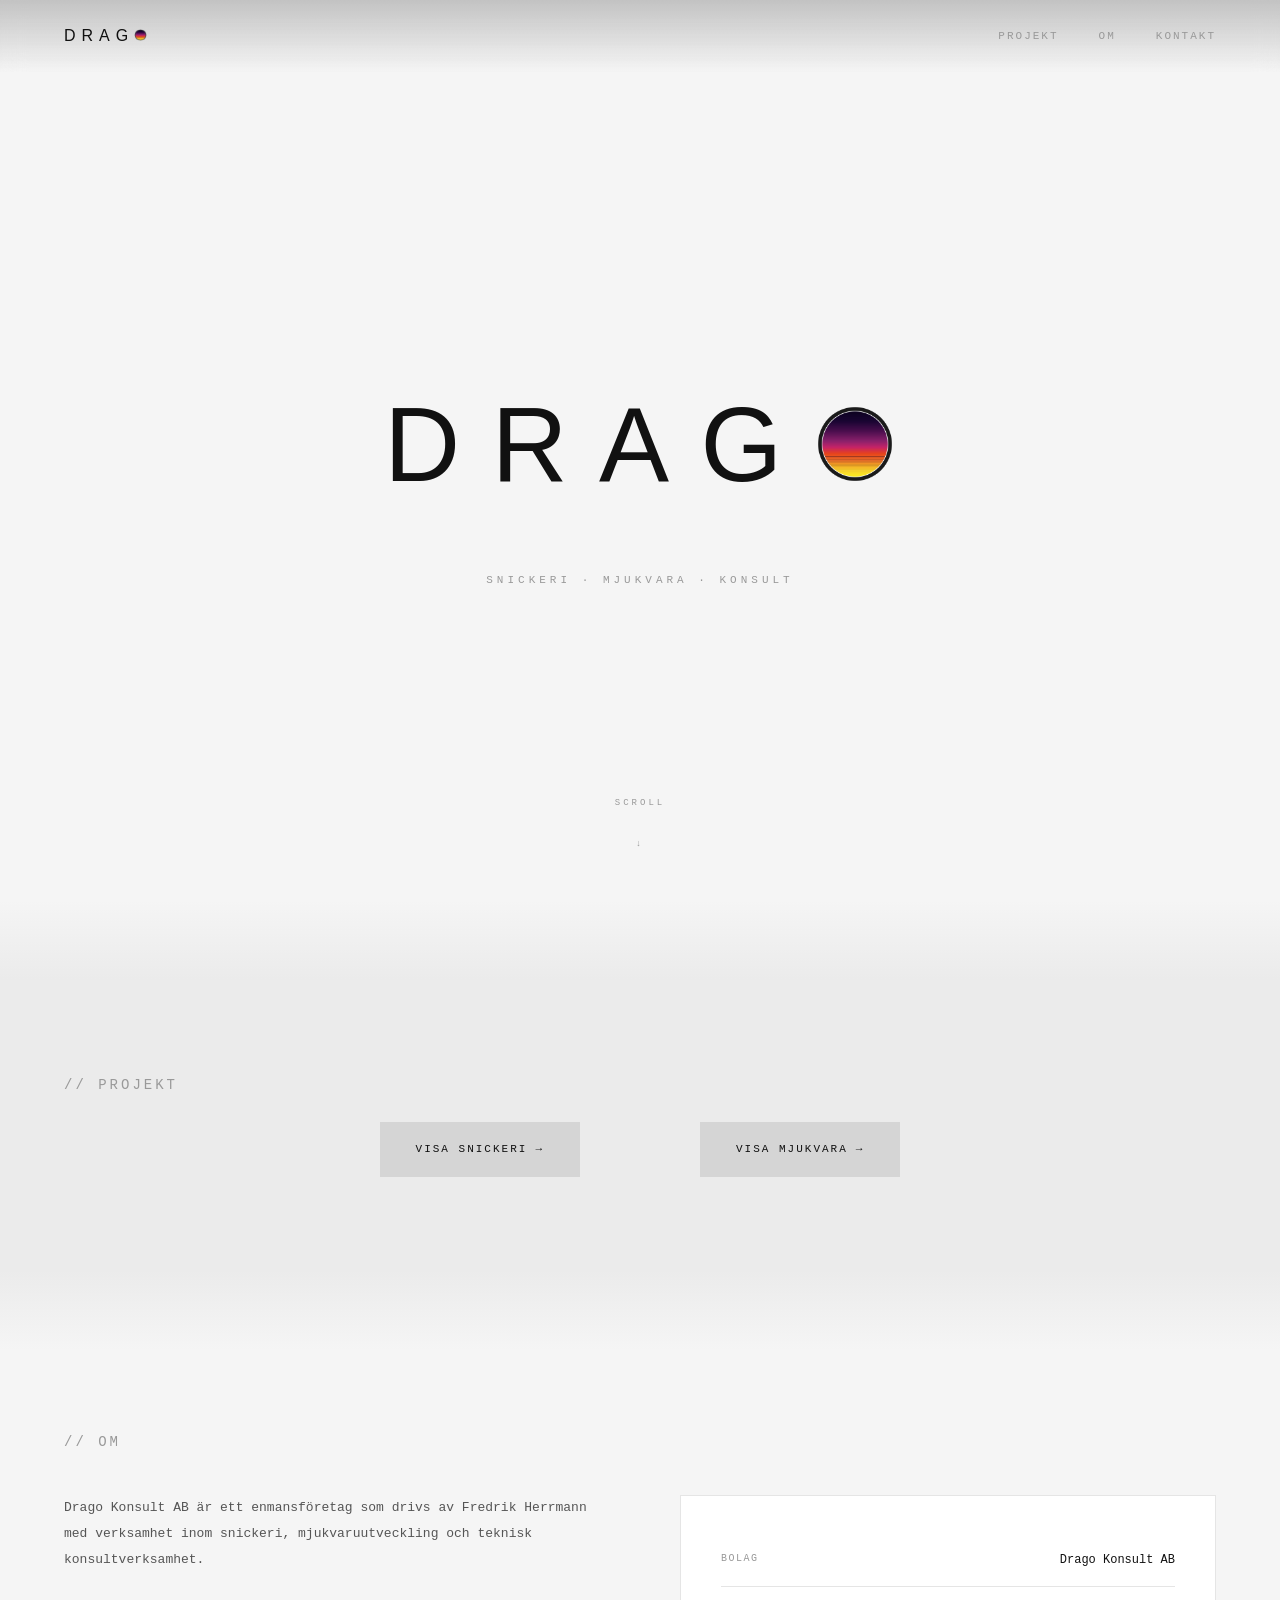
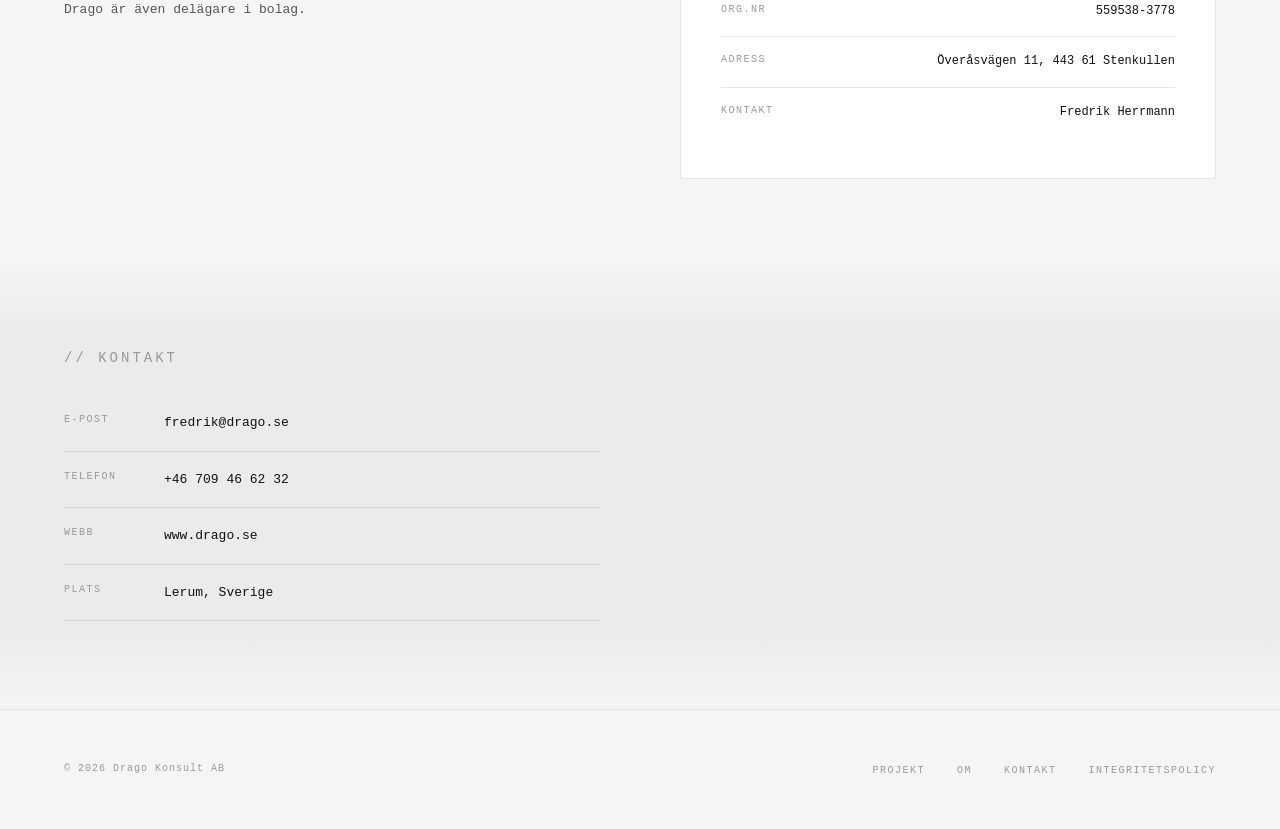
<file: index.html>
<!DOCTYPE html>
<html lang="sv">
<head>
  <meta charset="UTF-8">
  <meta name="viewport" content="width=device-width, initial-scale=1.0">
  <title>Drago</title>
  <meta name="description" content="Drago Konsult AB — Snickeri, teknisk konsultverksamhet och mjukvaruutveckling.">
  <link rel="icon" type="image/svg+xml" href="assets/logo.svg">
  <link rel="icon" type="image/x-icon" href="assets/favicon.ico">
  <link rel="icon" type="image/png" sizes="32x32" href="assets/favicon-32x32.png">
  <link rel="icon" type="image/png" sizes="16x16" href="assets/favicon-16x16.png">
  <link rel="apple-touch-icon" sizes="180x180" href="assets/apple-touch-icon.png">
  <link rel="manifest" href="site.webmanifest">
  <link rel="stylesheet" href="css/style.css">
</head>
<body>

  <header class="header">
    <div class="header-inner">
      <a href="index.html" class="logo">
        <span class="logo-text">Drag<img src="assets/logo.png" alt="O" class="logo-o"></span>
      </a>
      <div class="header-right">
        <ul class="nav">
          <li><a href="#projekt" data-i18n="nav_projects">Projekt</a></li>
          <li><a href="#om" data-i18n="nav_about">Om</a></li>
          <li><a href="#kontakt" data-i18n="nav_contact">Kontakt</a></li>
        </ul>
        <button class="menu-toggle" aria-label="Meny" onclick="document.querySelector('.nav').classList.toggle('open')">
          <span></span><span></span><span></span>
        </button>
      </div>
    </div>
  </header>

  <section class="hero">
    <div class="hero-content">
      <div class="hero-logo">
        <span class="hero-logo-text">DRAG<img src="assets/logo.png" alt="O" class="hero-logo-o"></span>
      </div>
      <p class="hero-tagline"><a href="snickeri.html">Snickeri</a> · <a href="mjukvara.html">Mjukvara</a> · Konsult</p>
    </div>
    <div class="scroll-indicator">
      <span data-i18n="hero_scroll">scroll</span><br>&#8595;
    </div>
  </section>

  <section class="projects-section" id="projekt">
    <div class="projects-inner">
      <div class="section-header">
        <p class="section-label" data-i18n="section_projects">// Projekt</p>
      </div>
      <div class="category-buttons">
        <a href="snickeri.html" class="category-btn">visa Snickeri <span class="category-arrow">→</span></a>
        <a href="mjukvara.html" class="category-btn">visa Mjukvara <span class="category-arrow">→</span></a>
      </div>
    </div>
  </section>

  <section class="section" id="om">
    <div class="section-header">
      <p class="section-label" data-i18n="section_about">// Om</p>
    </div>
    <div class="about-grid">
      <div class="about-text">
        <p data-i18n="about_p1">Drago Konsult AB är ett enmansföretag som drivs av Fredrik Herrmann med verksamhet inom snickeri, mjukvaruutveckling och teknisk konsultverksamhet.</p>
        <p data-i18n="about_p3">Drago är även delägare i bolag.</p>
      </div>
      <div class="about-info">
        <div class="info-row">
          <span class="info-label" data-i18n="info_company">Bolag</span>
          <span class="info-value">Drago Konsult AB</span>
        </div>
        <div class="info-row">
          <span class="info-label" data-i18n="info_orgno">Org.nr</span>
          <span class="info-value">559538-3778</span>
        </div>
        <div class="info-row">
          <span class="info-label" data-i18n="info_address">Adress</span>
          <span class="info-value">Överåsvägen 11, 443 61 Stenkullen</span>
        </div>
        <div class="info-row">
          <span class="info-label" data-i18n="info_contact">Kontakt</span>
          <span class="info-value">Fredrik Herrmann</span>
        </div>
      </div>
    </div>
  </section>

  <section class="projects-section" id="kontakt">
    <div class="projects-inner">
      <div class="section-header">
        <p class="section-label" data-i18n="section_contact">// Kontakt</p>
      </div>
      <div class="contact-grid">
        <ul class="contact-details">
          <li><span class="label" data-i18n="contact_email">E-post</span><a href="mailto:fredrik@drago.se">fredrik@drago.se</a></li>
          <li><span class="label" data-i18n="contact_phone">Telefon</span><span>+46 709 46 62 32</span></li>
          <li><span class="label" data-i18n="contact_web">Webb</span><a href="https://www.drago.se">www.drago.se</a></li>
          <li><span class="label" data-i18n="contact_location">Plats</span><span>Lerum, Sverige</span></li>
        </ul>
      </div>
    </div>
  </section>

  <footer class="footer">
    <div class="footer-inner">
      <span class="footer-text">&copy; 2026 Drago Konsult AB</span>
      <ul class="footer-links">
        <li><a href="#projekt" data-i18n="nav_projects">Projekt</a></li>
        <li><a href="#om" data-i18n="nav_about">Om</a></li>
        <li><a href="#kontakt" data-i18n="nav_contact">Kontakt</a></li>
        <li><a href="privacy.html">Integritetspolicy</a></li>
      </ul>
    </div>
  </footer>

  <script data-goatcounter="https://drago.goatcounter.com/count" async src="//gc.zgo.at/count.js"></script>
  <script src="js/i18n.js"></script>
  <script src="js/main.js"></script>
</body>
</html>
</file>
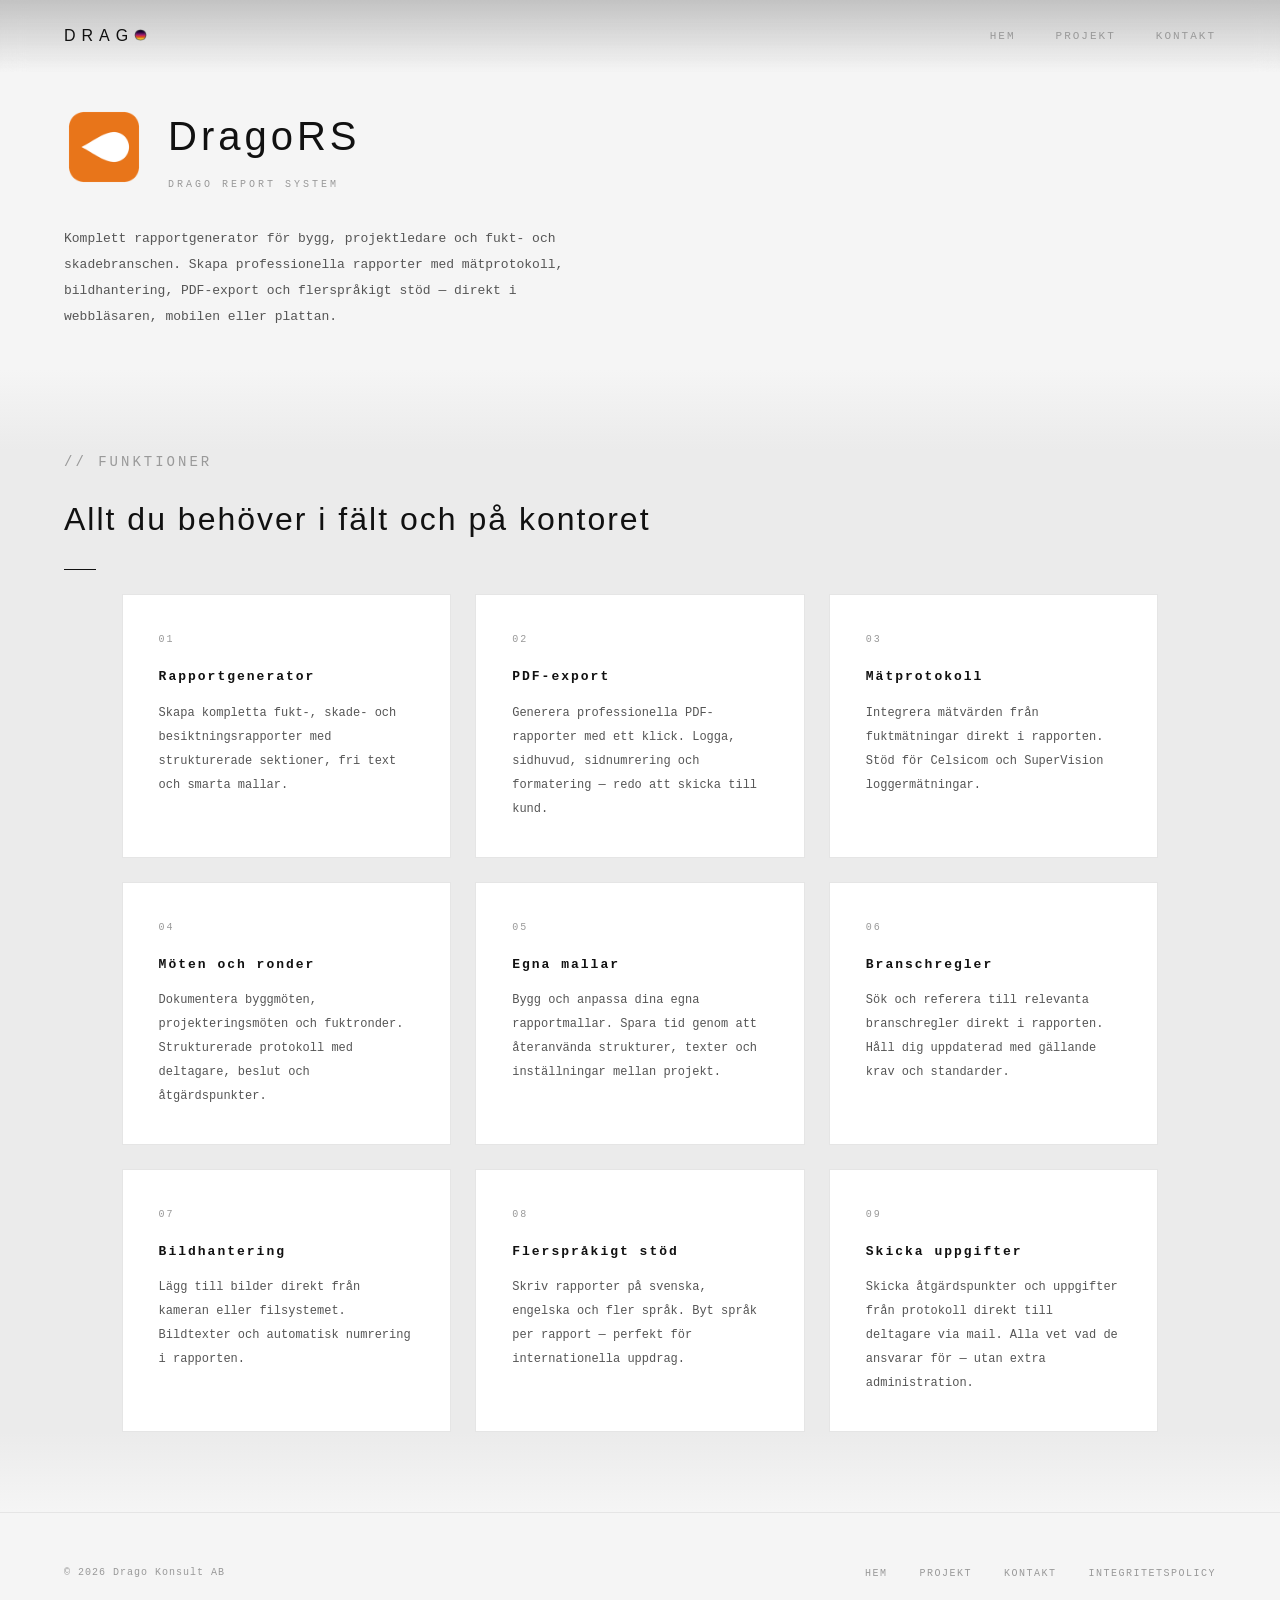
<file: dragors.html>
<!DOCTYPE html>
<html lang="sv">
<head>
  <meta charset="UTF-8">
  <meta name="viewport" content="width=device-width, initial-scale=1.0">
  <title>DragoRS</title>
  <meta name="description" content="DragoRS — Rapportgenerator för bygg, fukt- och skadebranschen. PDF-export, mätprotokoll, flerspråkigt stöd.">
  <link rel="icon" type="image/svg+xml" href="assets/logo.svg">
  <link rel="icon" type="image/x-icon" href="assets/favicon.ico">
  <link rel="icon" type="image/png" sizes="32x32" href="assets/favicon-32x32.png">
  <link rel="apple-touch-icon" sizes="180x180" href="assets/apple-touch-icon.png">
  <link rel="stylesheet" href="css/style.css">
</head>
<body>

  <!-- Header -->
  <header class="header">
    <div class="header-inner">
      <a href="index.html" class="logo">
        <span class="logo-text">Drag<img src="assets/logo.png" alt="O" class="logo-o"></span>
      </a>
      <div class="header-right">
        <ul class="nav">
          <li><a href="index.html" data-i18n="nav_home">Hem</a></li>
          <li><a href="index.html#projekt" data-i18n="nav_projects">Projekt</a></li>
          <li><a href="index.html#kontakt" data-i18n="nav_contact">Kontakt</a></li>
        </ul>
        <button class="menu-toggle" aria-label="Meny" onclick="document.querySelector('.nav').classList.toggle('open')">
          <span></span><span></span><span></span>
        </button>
      </div>
    </div>
  </header>

  <!-- Hero -->
  <section class="product-hero">
    <div class="product-hero-inner">
      <img src="assets/dragors-icon.png" alt="DragoRS" class="product-hero-icon">
      <div>
        <h1 class="product-hero-title">DragoRS</h1>
        <p class="product-hero-subtitle">DRAGO REPORT SYSTEM</p>
      </div>
    </div>
    <p class="product-hero-desc" data-i18n="rs_hero_desc">
      Komplett rapportgenerator för bygg, projektledare och fukt- och skadebranschen.
      Skapa professionella rapporter med mätprotokoll, bildhantering, PDF-export
      och flerspråkigt stöd — direkt i webbläsaren, mobilen eller plattan.
    </p>
  </section>

  <!-- Features -->
  <section class="projects-section">
    <div class="projects-inner">
      <div class="section-header">
        <p class="section-label" data-i18n="rs_section_features">// Funktioner</p>
        <h2 class="section-title" data-i18n="rs_title_features">Allt du behöver i fält och på kontoret</h2>
        <div class="section-divider"></div>
      </div>
      <div class="feature-grid">

        <div class="feature-card">
          <div class="feature-number">01</div>
          <h3 class="feature-title" data-i18n="rs_feat1_title">Rapportgenerator</h3>
          <p class="feature-desc" data-i18n="rs_feat1_desc">Skapa kompletta fukt-, skade- och besiktningsrapporter med strukturerade sektioner, fri text och smarta mallar.</p>
        </div>

        <div class="feature-card">
          <div class="feature-number">02</div>
          <h3 class="feature-title" data-i18n="rs_feat2_title">PDF-export</h3>
          <p class="feature-desc" data-i18n="rs_feat2_desc">Generera professionella PDF-rapporter med ett klick. Logga, sidhuvud, sidnumrering och formatering — redo att skicka till kund.</p>
        </div>

        <div class="feature-card">
          <div class="feature-number">03</div>
          <h3 class="feature-title" data-i18n="rs_feat3_title">Mätprotokoll</h3>
          <p class="feature-desc" data-i18n="rs_feat3_desc">Integrera mätvärden från fuktmätningar direkt i rapporten. Stöd för Celsicom och SuperVision loggermätningar.</p>
        </div>

        <div class="feature-card">
          <div class="feature-number">04</div>
          <h3 class="feature-title" data-i18n="rs_feat4_title">Möten och ronder</h3>
          <p class="feature-desc" data-i18n="rs_feat4_desc">Dokumentera byggmöten, projekteringsmöten och fuktronder. Strukturerade protokoll med deltagare, beslut och åtgärdspunkter.</p>
        </div>

        <div class="feature-card">
          <div class="feature-number">05</div>
          <h3 class="feature-title" data-i18n="rs_feat5_title">Egna mallar</h3>
          <p class="feature-desc" data-i18n="rs_feat5_desc">Bygg och anpassa dina egna rapportmallar. Spara tid genom att återanvända strukturer, texter och inställningar mellan projekt.</p>
        </div>

        <div class="feature-card">
          <div class="feature-number">06</div>
          <h3 class="feature-title" data-i18n="rs_feat6_title">Branschregler</h3>
          <p class="feature-desc" data-i18n="rs_feat6_desc">Sök och referera till relevanta branschregler direkt i rapporten. Håll dig uppdaterad med gällande krav och standarder.</p>
        </div>

        <div class="feature-card">
          <div class="feature-number">07</div>
          <h3 class="feature-title" data-i18n="rs_feat7_title">Bildhantering</h3>
          <p class="feature-desc" data-i18n="rs_feat7_desc">Lägg till bilder direkt från kameran eller filsystemet. Bildtexter och automatisk numrering i rapporten.</p>
        </div>

        <div class="feature-card">
          <div class="feature-number">08</div>
          <h3 class="feature-title" data-i18n="rs_feat8_title">Flerspråkigt stöd</h3>
          <p class="feature-desc" data-i18n="rs_feat8_desc">Skriv rapporter på svenska, engelska och fler språk. Byt språk per rapport — perfekt för internationella uppdrag.</p>
        </div>

        <div class="feature-card">
          <div class="feature-number">09</div>
          <h3 class="feature-title" data-i18n="rs_feat9_title">Skicka uppgifter</h3>
          <p class="feature-desc" data-i18n="rs_feat9_desc">Skicka åtgärdspunkter och uppgifter från protokoll direkt till deltagare via mail. Alla vet vad de ansvarar för — utan extra administration.</p>
        </div>

      </div>
    </div>
  </section>

  <!-- Tech & CTA -->

  <!-- Footer -->
  <footer class="footer">
    <div class="footer-inner">
      <span class="footer-text">&copy; 2026 Drago Konsult AB</span>
      <ul class="footer-links">
        <li><a href="index.html" data-i18n="nav_home">Hem</a></li>
        <li><a href="index.html#projekt" data-i18n="nav_projects">Projekt</a></li>
        <li><a href="index.html#kontakt" data-i18n="nav_contact">Kontakt</a></li>
        <li><a href="privacy.html">Integritetspolicy</a></li>
      </ul>
    </div>
  </footer>

  <script data-goatcounter="https://drago.goatcounter.com/count" async src="//gc.zgo.at/count.js"></script>
  <script src="js/i18n.js"></script>
  <script src="js/main.js"></script>
</body>
</html>
</file>
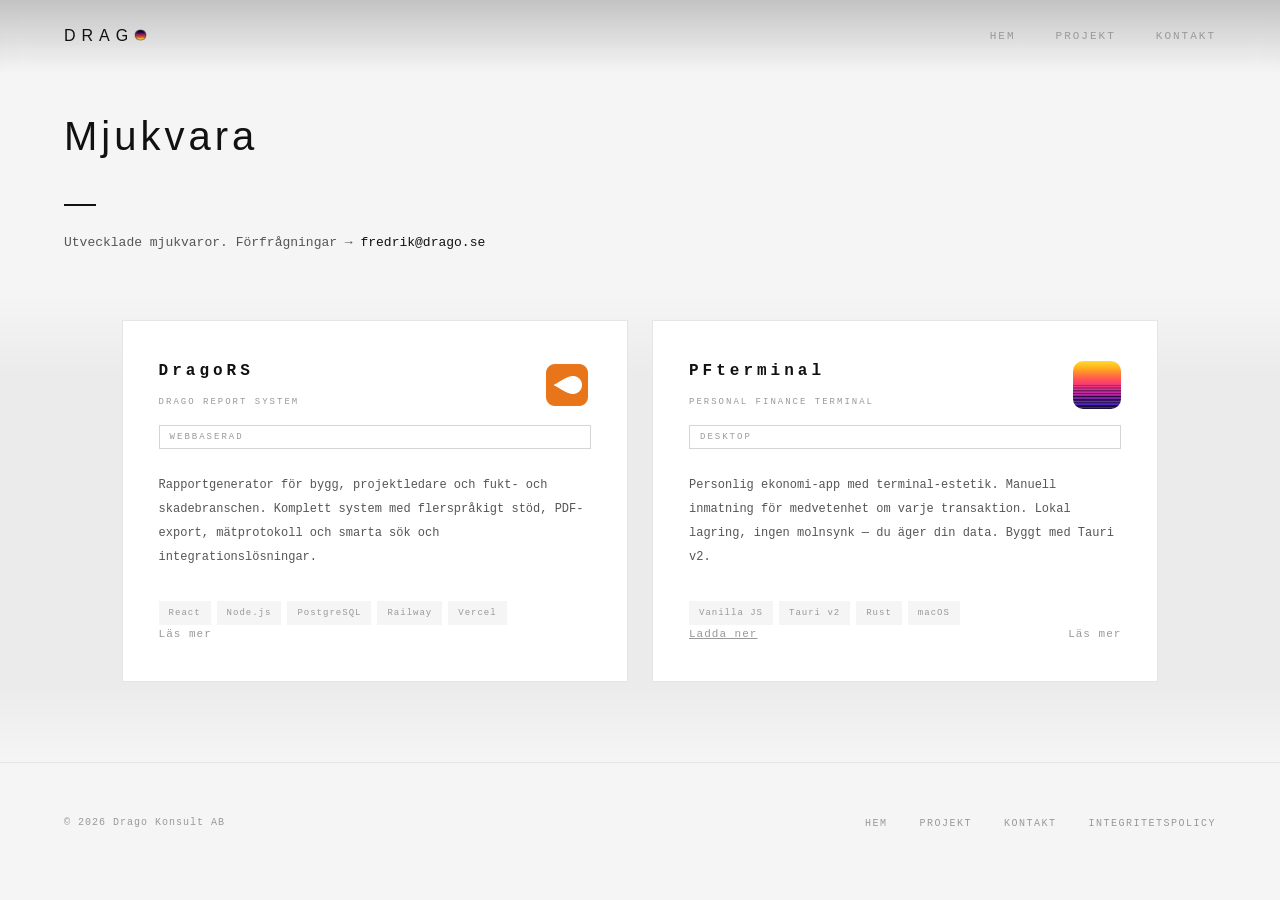
<file: mjukvara.html>
<!DOCTYPE html>
<html lang="sv">
<head>
  <meta charset="UTF-8">
  <meta name="viewport" content="width=device-width, initial-scale=1.0">
  <title>Mjukvara — Drago</title>
  <meta name="description" content="Mjukvaruprojekt från Drago Konsult AB.">
  <link rel="icon" type="image/svg+xml" href="assets/logo.svg">
  <link rel="icon" type="image/x-icon" href="assets/favicon.ico">
  <link rel="icon" type="image/png" sizes="32x32" href="assets/favicon-32x32.png">
  <link rel="apple-touch-icon" sizes="180x180" href="assets/apple-touch-icon.png">
  <link rel="stylesheet" href="css/style.css">
</head>
<body>

  <header class="header">
    <div class="header-inner">
      <a href="index.html" class="logo">
        <span class="logo-text">Drag<img src="assets/logo.png" alt="O" class="logo-o"></span>
      </a>
      <div class="header-right">
        <ul class="nav">
          <li><a href="index.html" data-i18n="nav_home">Hem</a></li>
          <li><a href="index.html#projekt" data-i18n="nav_projects">Projekt</a></li>
          <li><a href="index.html#kontakt" data-i18n="nav_contact">Kontakt</a></li>
        </ul>
        <button class="menu-toggle" aria-label="Meny" onclick="document.querySelector('.nav').classList.toggle('open')">
          <span></span><span></span><span></span>
        </button>
      </div>
    </div>
  </header>

  <section class="product-hero">
    <div class="product-hero-inner">
      <div>
        <h1 class="product-hero-title">Mjukvara</h1>
      </div>
    </div>
    <div class="section-divider" style="margin: 24px 0;"></div>
    <p class="product-hero-desc">Utvecklade mjukvaror. Förfrågningar → <a href="mailto:fredrik@drago.se">fredrik@drago.se</a></p>
  </section>

  <section class="projects-section" style="padding-top: 0;">
    <div class="projects-inner">
      <div class="section-header">
      </div>
      <div class="project-cards">
        <a href="dragors.html" class="project-card project-card-link">
          <div class="project-header">
            <div>
              <h3 class="project-name">DragoRS</h3>
              <span class="project-subtitle">DRAGO REPORT SYSTEM</span>
            </div>
            <img src="assets/dragors-icon.png" alt="DragoRS" class="project-icon">
          </div>
          <span class="project-tag" data-i18n="dragors_tag">Webbaserad</span>
          <p class="project-desc" data-i18n="dragors_desc">Rapportgenerator för bygg, projektledare och fukt- och skadebranschen. Komplett system med flerspråkigt stöd, PDF-export, mätprotokoll och smarta sök och integrationslösningar.</p>
          <div class="project-tech">
            <span class="tech-badge">React</span>
            <span class="tech-badge">Node.js</span>
            <span class="tech-badge">PostgreSQL</span>
            <span class="tech-badge">Railway</span>
            <span class="tech-badge">Vercel</span>
          </div>
          <div class="project-urls">
            <span class="project-url" data-i18n="dragors_url">Läs mer</span>
          </div>
        </a>
        <a href="pfterminal.html" class="project-card project-card-link">
          <div class="project-header">
            <div>
              <h3 class="project-name">PFterminal</h3>
              <span class="project-subtitle">PERSONAL FINANCE TERMINAL</span>
            </div>
            <img src="assets/pfterminal-icon.png" alt="PFterminal" class="project-icon">
          </div>
          <span class="project-tag" data-i18n="pfterminal_tag">Desktop</span>
          <p class="project-desc" data-i18n="pfterminal_desc">Personlig ekonomi-app med terminal-estetik. Manuell inmatning för medvetenhet om varje transaktion. Lokal lagring, ingen molnsynk — du äger din data. Byggt med Tauri v2.</p>
          <div class="project-tech">
            <span class="tech-badge">Vanilla JS</span>
            <span class="tech-badge">Tauri v2</span>
            <span class="tech-badge">Rust</span>
            <span class="tech-badge">macOS</span>
          </div>
          <div class="project-urls">
            <span class="project-url project-url-action" data-href="downloads/PFterminal_0.1.0_aarch64.dmg" data-i18n="pfterminal_url">Ladda ner</span>
            <span class="project-url" data-i18n="pfterminal_more">Läs mer</span>
          </div>
        </a>
      </div>
    </div>
  </section>

  <footer class="footer">
    <div class="footer-inner">
      <span class="footer-text">&copy; 2026 Drago Konsult AB</span>
      <ul class="footer-links">
        <li><a href="index.html" data-i18n="nav_home">Hem</a></li>
        <li><a href="index.html#projekt" data-i18n="nav_projects">Projekt</a></li>
        <li><a href="index.html#kontakt" data-i18n="nav_contact">Kontakt</a></li>
        <li><a href="privacy.html">Integritetspolicy</a></li>
      </ul>
    </div>
  </footer>

  <script data-goatcounter="https://drago.goatcounter.com/count" async src="//gc.zgo.at/count.js"></script>
  <script src="js/i18n.js"></script>
  <script src="js/main.js"></script>
</body>
</html>
</file>
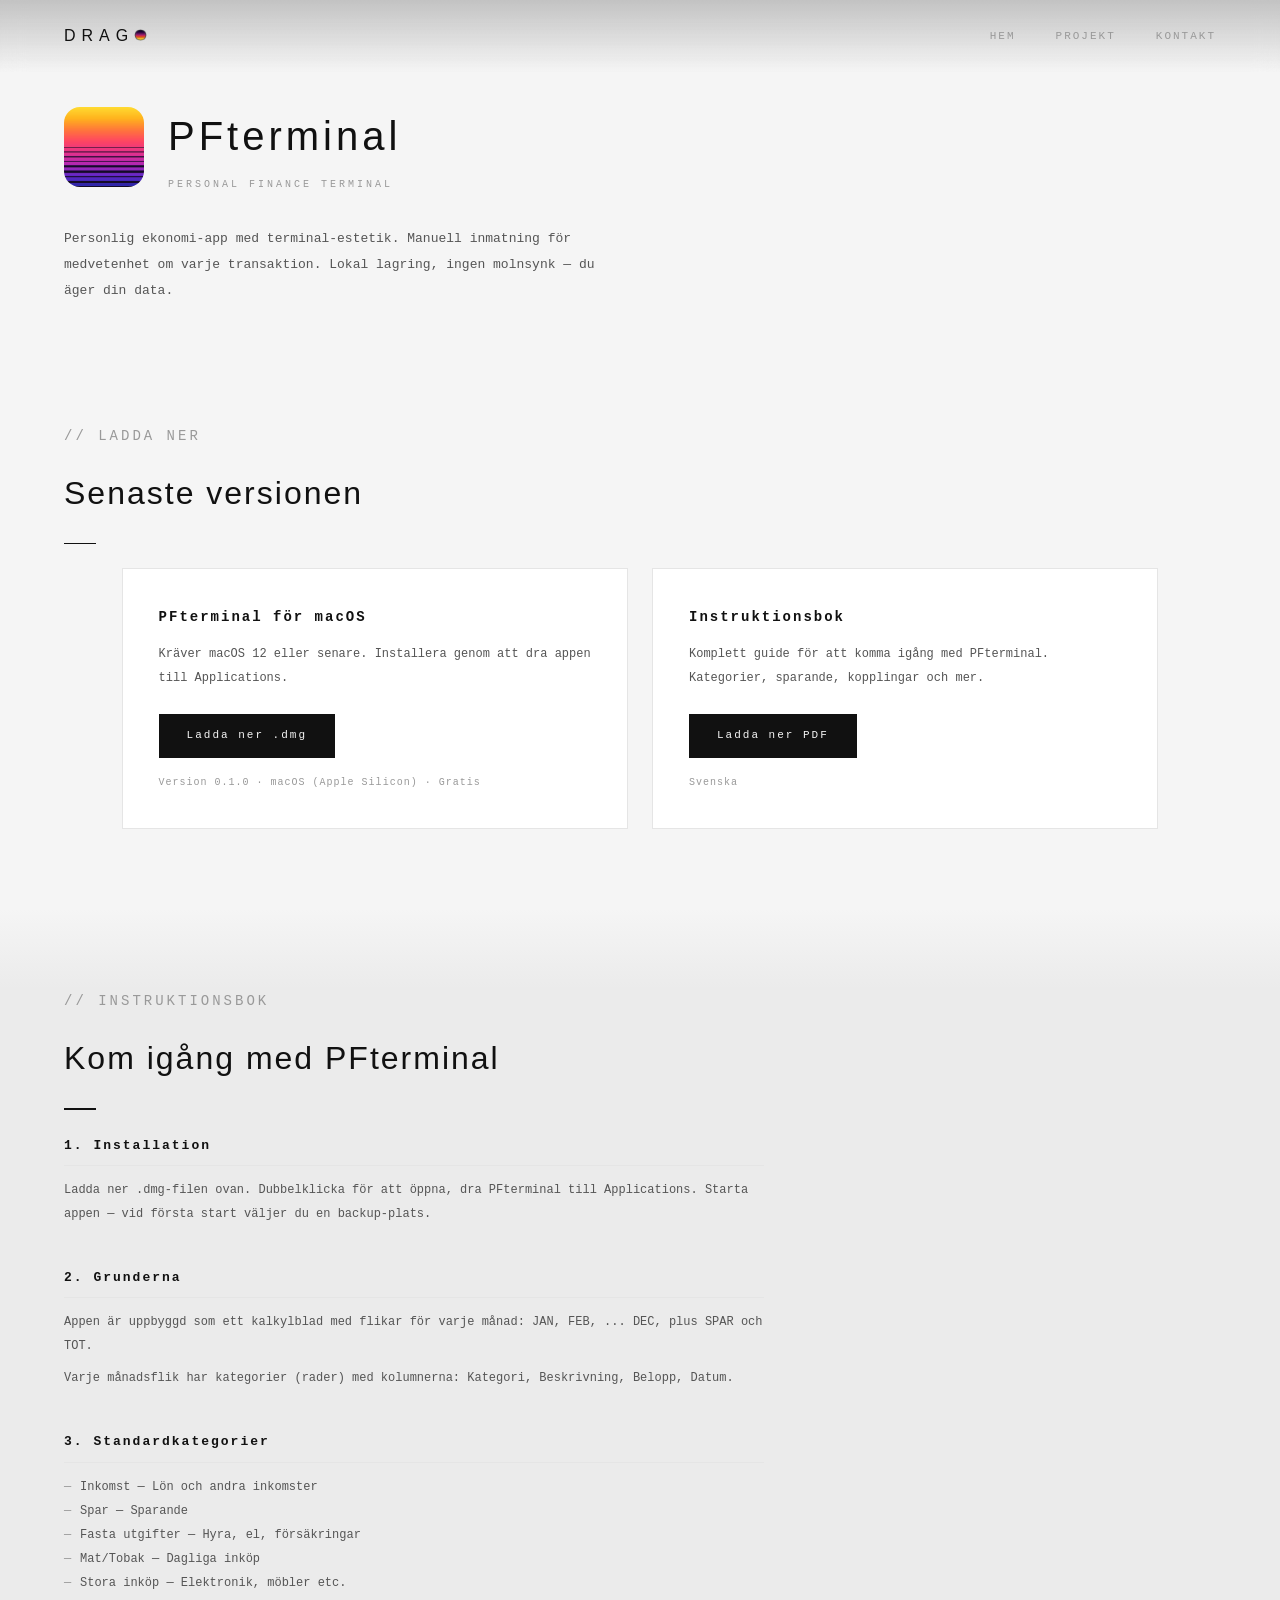
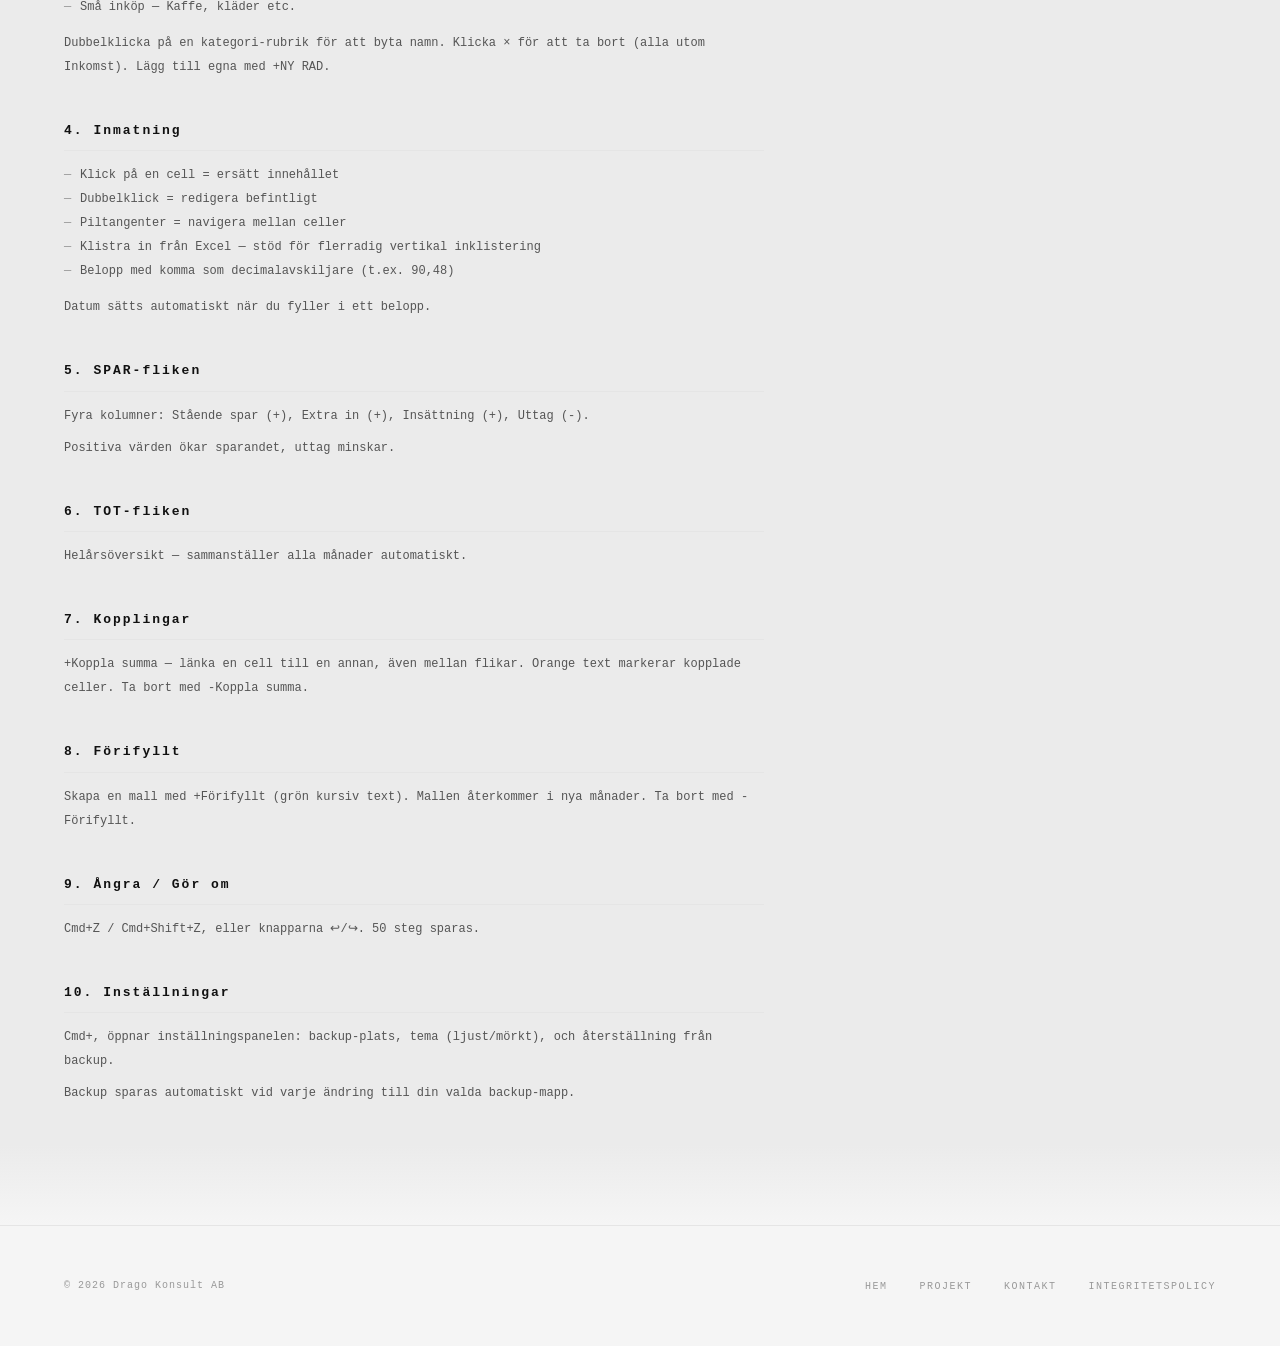
<file: pfterminal.html>
<!DOCTYPE html>
<html lang="sv">
<head>
  <meta charset="UTF-8">
  <meta name="viewport" content="width=device-width, initial-scale=1.0">
  <title>PFterminal</title>
  <meta name="description" content="PFterminal — Personlig ekonomi-app med terminal-estetik. Ladda ner gratis för macOS.">
  <link rel="icon" type="image/svg+xml" href="assets/logo.svg">
  <link rel="icon" type="image/x-icon" href="assets/favicon.ico">
  <link rel="icon" type="image/png" sizes="32x32" href="assets/favicon-32x32.png">
  <link rel="apple-touch-icon" sizes="180x180" href="assets/apple-touch-icon.png">
  <link rel="stylesheet" href="css/style.css">
</head>
<body>

  <!-- Header -->
  <header class="header">
    <div class="header-inner">
      <a href="index.html" class="logo">
        <span class="logo-text">Drag<img src="assets/logo.png" alt="O" class="logo-o"></span>
      </a>
      <div class="header-right">
        <ul class="nav">
          <li><a href="index.html" data-i18n="nav_home">Hem</a></li>
          <li><a href="index.html#projekt" data-i18n="nav_projects">Projekt</a></li>
          <li><a href="index.html#kontakt" data-i18n="nav_contact">Kontakt</a></li>
        </ul>
        <button class="menu-toggle" aria-label="Meny" onclick="document.querySelector('.nav').classList.toggle('open')">
          <span></span><span></span><span></span>
        </button>
      </div>
    </div>
  </header>

  <!-- Hero -->
  <section class="product-hero">
    <div class="product-hero-inner">
      <img src="assets/pfterminal-icon.png" alt="PFterminal" class="product-hero-icon">
      <div>
        <h1 class="product-hero-title">PFterminal</h1>
        <p class="product-hero-subtitle">PERSONAL FINANCE TERMINAL</p>
      </div>
    </div>
    <p class="product-hero-desc" data-i18n="pf_hero_desc">
      Personlig ekonomi-app med terminal-estetik. Manuell inmatning
      för medvetenhet om varje transaktion. Lokal lagring,
      ingen molnsynk — du äger din data.
    </p>
  </section>

  <!-- Ladda ner -->
  <section class="section">
    <div class="section-header">
      <p class="section-label" data-i18n="pf_section_download">// Ladda ner</p>
      <h2 class="section-title" data-i18n="pf_title_download">Senaste versionen</h2>
      <div class="section-divider"></div>
    </div>
    <div class="download-grid">
      <div class="download-card">
        <h3 class="download-title" data-i18n="pf_macos_title">PFterminal för macOS</h3>
        <p class="download-desc" data-i18n="pf_macos_desc">Kräver macOS 12 eller senare. Installera genom att dra appen till Applications.</p>
        <a href="downloads/PFterminal_0.1.0_aarch64.dmg" class="download-btn" data-i18n="pf_macos_btn">Ladda ner .dmg</a>
        <p class="download-meta">Version 0.1.0 · macOS (Apple Silicon) · Gratis</p>
      </div>
      <div class="download-card">
        <h3 class="download-title" data-i18n="pf_manual_title">Instruktionsbok</h3>
        <p class="download-desc" data-i18n="pf_manual_desc">Komplett guide för att komma igång med PFterminal. Kategorier, sparande, kopplingar och mer.</p>
        <a href="downloads/PFterminal_Instruktionsbok.pdf" class="download-btn" data-i18n="pf_manual_btn">Ladda ner PDF</a>
        <p class="download-meta">Svenska</p>
      </div>
    </div>
  </section>

  <!-- Instruktionsbok -->
  <section class="projects-section" id="instruktionsbok">
    <div class="projects-inner">
    <div class="section-header">
      <p class="section-label" data-i18n="pf_section_manual">// Instruktionsbok</p>
      <h2 class="section-title" data-i18n="pf_title_manual">Kom igång med PFterminal</h2>
      <div class="section-divider"></div>
    </div>
    <div class="manual">

      <div class="manual-chapter">
        <h3 class="manual-heading" data-i18n="pf_ch1">1. Installation</h3>
        <p data-i18n="pf_ch1_p">Ladda ner .dmg-filen ovan. Dubbelklicka för att öppna, dra PFterminal till Applications. Starta appen — vid första start väljer du en backup-plats.</p>
      </div>

      <div class="manual-chapter">
        <h3 class="manual-heading" data-i18n="pf_ch2">2. Grunderna</h3>
        <p data-i18n="pf_ch2_p1">Appen är uppbyggd som ett kalkylblad med flikar för varje månad: JAN, FEB, ... DEC, plus SPAR och TOT.</p>
        <p data-i18n="pf_ch2_p2">Varje månadsflik har kategorier (rader) med kolumnerna: Kategori, Beskrivning, Belopp, Datum.</p>
      </div>

      <div class="manual-chapter">
        <h3 class="manual-heading" data-i18n="pf_ch3">3. Standardkategorier</h3>
        <ul class="manual-list">
          <li data-i18n="cat_income"><strong>Inkomst</strong> — Lön och andra inkomster</li>
          <li data-i18n="cat_savings"><strong>Spar</strong> — Sparande</li>
          <li data-i18n="cat_fixed"><strong>Fasta utgifter</strong> — Hyra, el, försäkringar</li>
          <li data-i18n="cat_food"><strong>Mat/Tobak</strong> — Dagliga inköp</li>
          <li data-i18n="cat_large"><strong>Stora inköp</strong> — Elektronik, möbler etc.</li>
          <li data-i18n="cat_small"><strong>Små inköp</strong> — Kaffe, kläder etc.</li>
        </ul>
        <p data-i18n="pf_ch3_p">Dubbelklicka på en kategori-rubrik för att byta namn. Klicka × för att ta bort (alla utom Inkomst). Lägg till egna med +NY RAD.</p>
      </div>

      <div class="manual-chapter">
        <h3 class="manual-heading" data-i18n="pf_ch4">4. Inmatning</h3>
        <ul class="manual-list">
          <li data-i18n="input_click"><strong>Klick</strong> på en cell = ersätt innehållet</li>
          <li data-i18n="input_dblclick"><strong>Dubbelklick</strong> = redigera befintligt</li>
          <li data-i18n="input_arrows"><strong>Piltangenter</strong> = navigera mellan celler</li>
          <li data-i18n="input_paste"><strong>Klistra in</strong> från Excel — stöd för flerradig vertikal inklistering</li>
          <li data-i18n="input_amount"><strong>Belopp</strong> med komma som decimalavskiljare (t.ex. 90,48)</li>
        </ul>
        <p data-i18n="pf_ch4_p">Datum sätts automatiskt när du fyller i ett belopp.</p>
      </div>

      <div class="manual-chapter">
        <h3 class="manual-heading" data-i18n="pf_ch5">5. SPAR-fliken</h3>
        <p data-i18n="pf_ch5_p1">Fyra kolumner: Stående spar (+), Extra in (+), Insättning (+), Uttag (-).</p>
        <p data-i18n="pf_ch5_p2">Positiva värden ökar sparandet, uttag minskar.</p>
      </div>

      <div class="manual-chapter">
        <h3 class="manual-heading" data-i18n="pf_ch6">6. TOT-fliken</h3>
        <p data-i18n="pf_ch6_p">Helårsöversikt — sammanställer alla månader automatiskt.</p>
      </div>

      <div class="manual-chapter">
        <h3 class="manual-heading" data-i18n="pf_ch7">7. Kopplingar</h3>
        <p data-i18n="pf_ch7_p"><strong>+Koppla summa</strong> — länka en cell till en annan, även mellan flikar. Orange text markerar kopplade celler. Ta bort med -Koppla summa.</p>
      </div>

      <div class="manual-chapter">
        <h3 class="manual-heading" data-i18n="pf_ch8">8. Förifyllt</h3>
        <p data-i18n="pf_ch8_p">Skapa en mall med <strong>+Förifyllt</strong> (grön kursiv text). Mallen återkommer i nya månader. Ta bort med -Förifyllt.</p>
      </div>

      <div class="manual-chapter">
        <h3 class="manual-heading" data-i18n="pf_ch9">9. Ångra / Gör om</h3>
        <p data-i18n="pf_ch9_p">Cmd+Z / Cmd+Shift+Z, eller knapparna ↩/↪. 50 steg sparas.</p>
      </div>

      <div class="manual-chapter">
        <h3 class="manual-heading" data-i18n="pf_ch10">10. Inställningar</h3>
        <p data-i18n="pf_ch10_p1">Cmd+, öppnar inställningspanelen: backup-plats, tema (ljust/mörkt), och återställning från backup.</p>
        <p data-i18n="pf_ch10_p2">Backup sparas automatiskt vid varje ändring till din valda backup-mapp.</p>
      </div>

    </div>
    </div>
  </section>

  <!-- Footer -->
  <footer class="footer">
    <div class="footer-inner">
      <span class="footer-text">&copy; 2026 Drago Konsult AB</span>
      <ul class="footer-links">
        <li><a href="index.html" data-i18n="nav_home">Hem</a></li>
        <li><a href="index.html#projekt" data-i18n="nav_projects">Projekt</a></li>
        <li><a href="index.html#kontakt" data-i18n="nav_contact">Kontakt</a></li>
        <li><a href="privacy.html">Integritetspolicy</a></li>
      </ul>
    </div>
  </footer>

  <script data-goatcounter="https://drago.goatcounter.com/count" async src="//gc.zgo.at/count.js"></script>
  <script src="js/i18n.js"></script>
  <script src="js/main.js"></script>
</body>
</html>
</file>
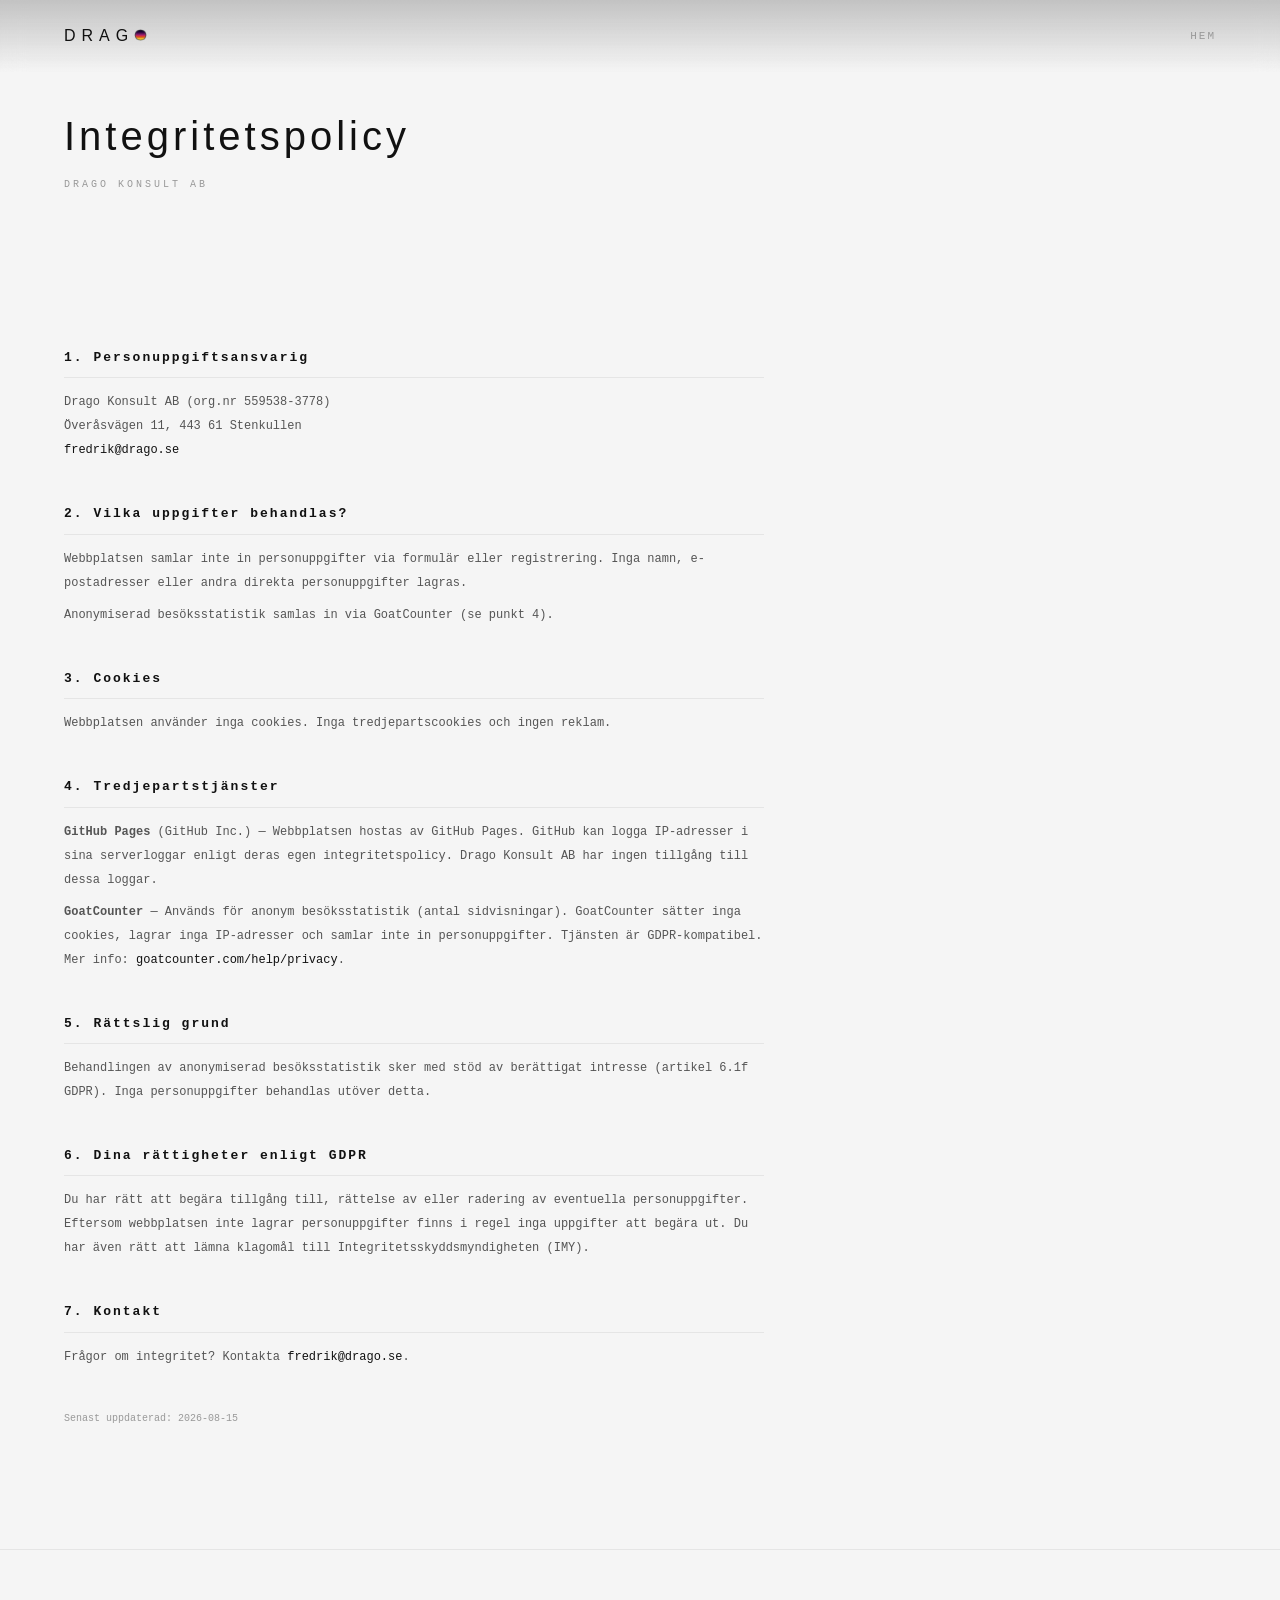
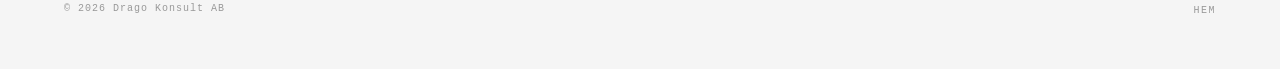
<file: privacy.html>
<!DOCTYPE html>
<html lang="sv">
<head>
  <meta charset="UTF-8">
  <meta name="viewport" content="width=device-width, initial-scale=1.0">
  <title>Integritetspolicy — Drago</title>
  <link rel="icon" type="image/svg+xml" href="assets/logo.svg">
  <link rel="icon" type="image/x-icon" href="assets/favicon.ico">
  <link rel="icon" type="image/png" sizes="32x32" href="assets/favicon-32x32.png">
  <link rel="apple-touch-icon" sizes="180x180" href="assets/apple-touch-icon.png">
  <link rel="stylesheet" href="css/style.css">
</head>
<body>

  <header class="header">
    <div class="header-inner">
      <a href="index.html" class="logo">
        <span class="logo-text">Drag<img src="assets/logo.png" alt="O" class="logo-o"></span>
      </a>
      <div class="header-right">
        <ul class="nav">
          <li><a href="index.html" data-i18n="nav_home">Hem</a></li>
        </ul>
        <button class="menu-toggle" aria-label="Meny" onclick="document.querySelector('.nav').classList.toggle('open')">
          <span></span><span></span><span></span>
        </button>
      </div>
    </div>
  </header>

  <section class="product-hero">
    <div class="product-hero-inner">
      <div>
        <h1 class="product-hero-title" data-i18n="privacy_title">Integritetspolicy</h1>
        <p class="product-hero-subtitle">DRAGO KONSULT AB</p>
      </div>
    </div>
  </section>

  <section class="section">
    <div class="manual">

      <div class="manual-chapter">
        <h3 class="manual-heading">1. Personuppgiftsansvarig</h3>
        <p>Drago Konsult AB (org.nr 559538-3778)<br>
        Överåsvägen 11, 443 61 Stenkullen<br>
        <a href="mailto:fredrik@drago.se">fredrik@drago.se</a></p>
      </div>

      <div class="manual-chapter">
        <h3 class="manual-heading">2. Vilka uppgifter behandlas?</h3>
        <p>Webbplatsen samlar inte in personuppgifter via formulär eller registrering. Inga namn, e-postadresser eller andra direkta personuppgifter lagras.</p>
        <p>Anonymiserad besöksstatistik samlas in via GoatCounter (se punkt 4).</p>
      </div>

      <div class="manual-chapter">
        <h3 class="manual-heading">3. Cookies</h3>
        <p>Webbplatsen använder inga cookies. Inga tredjepartscookies och ingen reklam.</p>
      </div>

      <div class="manual-chapter">
        <h3 class="manual-heading">4. Tredjepartstjänster</h3>
        <p><strong>GitHub Pages</strong> (GitHub Inc.) — Webbplatsen hostas av GitHub Pages. GitHub kan logga IP-adresser i sina serverloggar enligt deras egen integritetspolicy. Drago Konsult AB har ingen tillgång till dessa loggar.</p>
        <p><strong>GoatCounter</strong> — Används för anonym besöksstatistik (antal sidvisningar). GoatCounter sätter inga cookies, lagrar inga IP-adresser och samlar inte in personuppgifter. Tjänsten är GDPR-kompatibel. Mer info: <a href="https://www.goatcounter.com/help/privacy" target="_blank" rel="noopener">goatcounter.com/help/privacy</a>.</p>
      </div>

      <div class="manual-chapter">
        <h3 class="manual-heading">5. Rättslig grund</h3>
        <p>Behandlingen av anonymiserad besöksstatistik sker med stöd av berättigat intresse (artikel 6.1f GDPR). Inga personuppgifter behandlas utöver detta.</p>
      </div>

      <div class="manual-chapter">
        <h3 class="manual-heading">6. Dina rättigheter enligt GDPR</h3>
        <p>Du har rätt att begära tillgång till, rättelse av eller radering av eventuella personuppgifter. Eftersom webbplatsen inte lagrar personuppgifter finns i regel inga uppgifter att begära ut. Du har även rätt att lämna klagomål till Integritetsskyddsmyndigheten (IMY).</p>
      </div>

      <div class="manual-chapter">
        <h3 class="manual-heading">7. Kontakt</h3>
        <p>Frågor om integritet? Kontakta <a href="mailto:fredrik@drago.se">fredrik@drago.se</a>.</p>
      </div>

      <div class="manual-chapter">
        <p style="color: var(--text-muted); font-size: 10px;">Senast uppdaterad: 2026-08-15</p>
      </div>

    </div>
  </section>

  <footer class="footer">
    <div class="footer-inner">
      <span class="footer-text">&copy; 2026 Drago Konsult AB</span>
      <ul class="footer-links">
        <li><a href="index.html" data-i18n="nav_home">Hem</a></li>
      </ul>
    </div>
  </footer>

  <script data-goatcounter="https://drago.goatcounter.com/count" async src="//gc.zgo.at/count.js"></script>
  <script src="js/i18n.js"></script>
  <script src="js/main.js"></script>
</body>
</html>
</file>
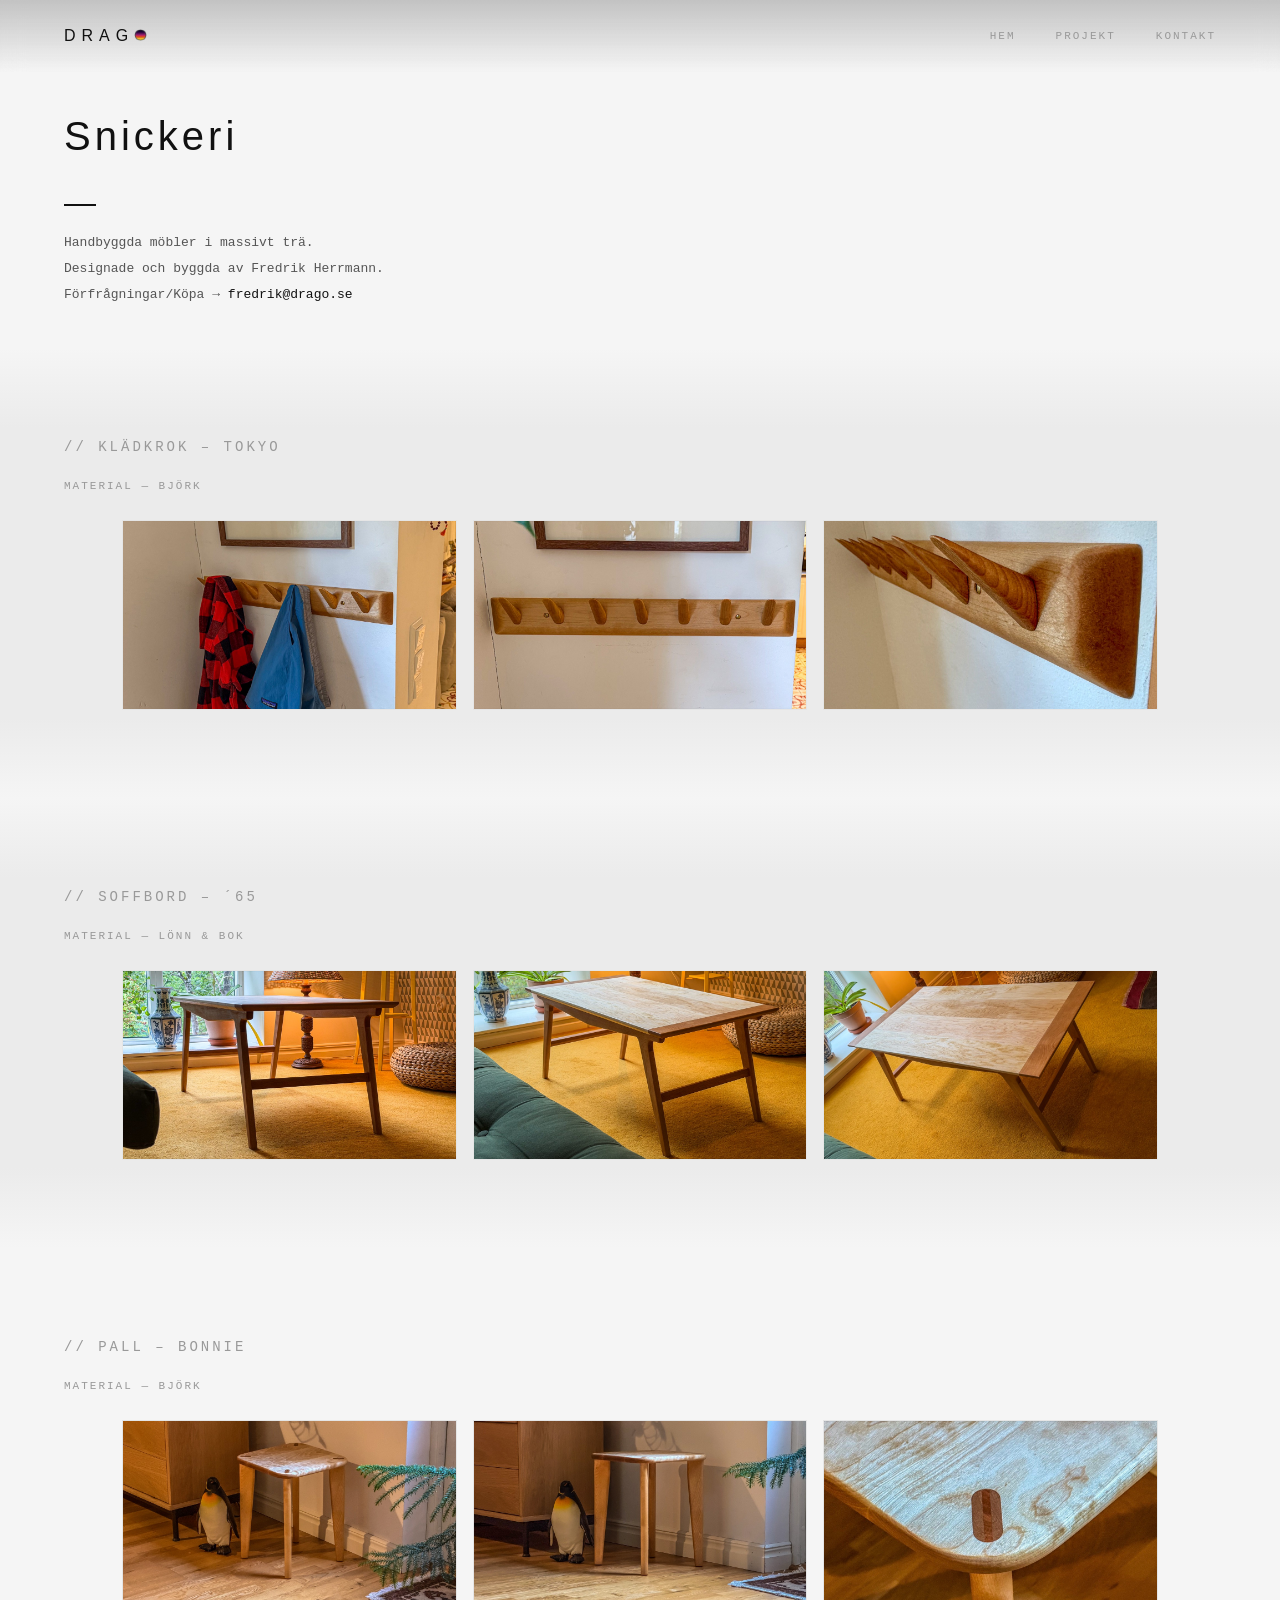
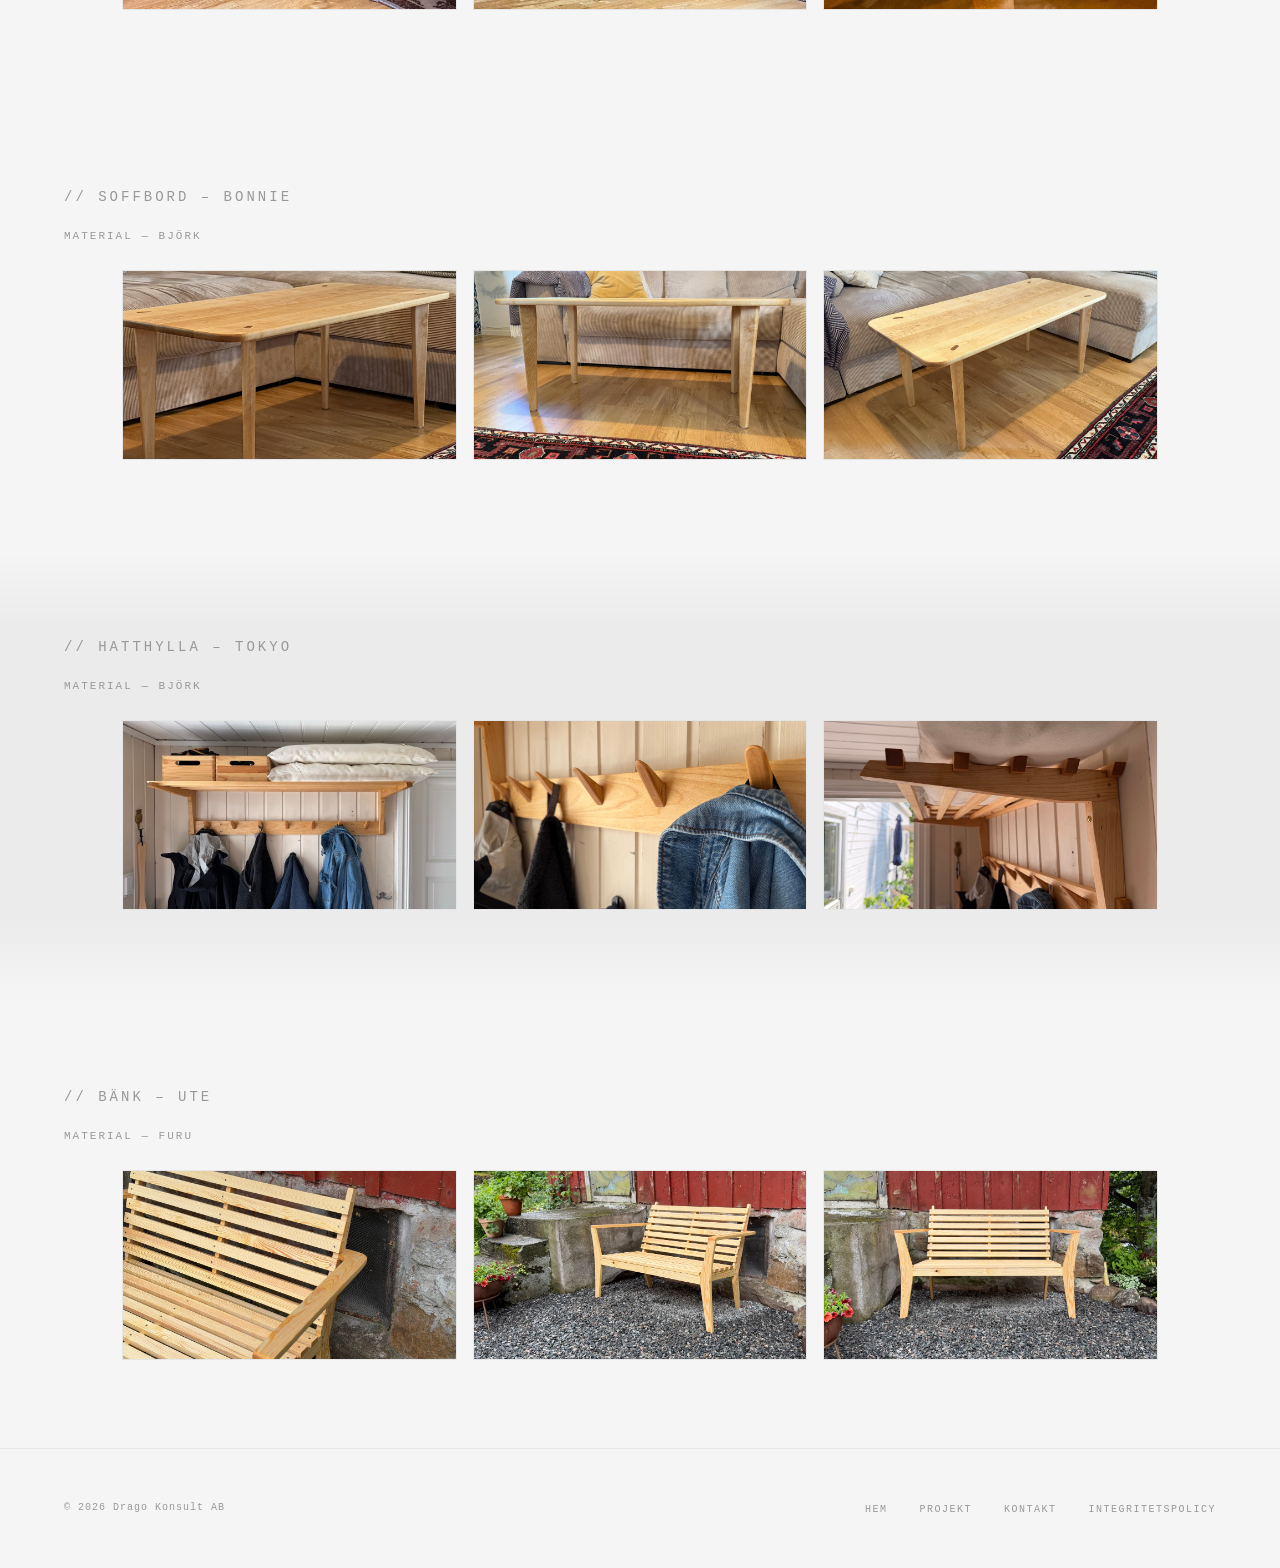
<file: snickeri.html>
<!DOCTYPE html>
<html lang="sv">
<head>
  <meta charset="UTF-8">
  <meta name="viewport" content="width=device-width, initial-scale=1.0">
  <title>Snickeri — Drago</title>
  <meta name="description" content="Snickeri och byggnadsarbete från Drago Konsult AB.">
  <link rel="icon" type="image/svg+xml" href="assets/logo.svg">
  <link rel="icon" type="image/x-icon" href="assets/favicon.ico">
  <link rel="icon" type="image/png" sizes="32x32" href="assets/favicon-32x32.png">
  <link rel="apple-touch-icon" sizes="180x180" href="assets/apple-touch-icon.png">
  <link rel="stylesheet" href="css/style.css">
</head>
<body>

  <header class="header">
    <div class="header-inner">
      <a href="index.html" class="logo">
        <span class="logo-text">Drag<img src="assets/logo.png" alt="O" class="logo-o"></span>
      </a>
      <div class="header-right">
        <ul class="nav">
          <li><a href="index.html" data-i18n="nav_home">Hem</a></li>
          <li><a href="index.html#projekt" data-i18n="nav_projects">Projekt</a></li>
          <li><a href="index.html#kontakt" data-i18n="nav_contact">Kontakt</a></li>
        </ul>
        <button class="menu-toggle" aria-label="Meny" onclick="document.querySelector('.nav').classList.toggle('open')">
          <span></span><span></span><span></span>
        </button>
      </div>
    </div>
  </header>

  <section class="product-hero">
    <div class="product-hero-inner">
      <div>
        <h1 class="product-hero-title">Snickeri</h1>
      </div>
    </div>
    <div class="section-divider" style="margin: 24px 0;"></div>
    <p class="product-hero-desc">Handbyggda möbler i massivt trä.<br>Designade och byggda av Fredrik Herrmann.<br>Förfrågningar/Köpa → <a href="mailto:fredrik@drago.se">fredrik@drago.se</a></p>
  </section>

  <section class="projects-section gallery-section">
    <div class="projects-inner">
      <div class="section-header">
        <p class="section-label">// Klädkrok – Tokyo</p>
        <p class="gallery-material">Material — Björk</p>
      </div>
      <div class="gallery-grid">
        <img src="assets/snickeri/kladkrok-tokyo-1.jpg" alt="Klädkrok – Tokyo" class="gallery-img">
        <img src="assets/snickeri/kladkrok-tokyo-2.jpg" alt="Klädkrok – Tokyo" class="gallery-img">
        <img src="assets/snickeri/kladkrok-tokyo-3.jpg" alt="Klädkrok – Tokyo" class="gallery-img">
      </div>
    </div>
  </section>

  <section class="projects-section gallery-section">
    <div class="projects-inner">
      <div class="section-header">
        <p class="section-label">// Soffbord – ´65</p>
        <p class="gallery-material">Material — Lönn & Bok</p>
      </div>
      <div class="gallery-grid">
        <img src="assets/snickeri/soffbord-65-1.jpg" alt="Soffbord – ´65" class="gallery-img">
        <img src="assets/snickeri/soffbord-65-2.jpg" alt="Soffbord – ´65" class="gallery-img">
        <img src="assets/snickeri/soffbord-65-3.jpg" alt="Soffbord – ´65" class="gallery-img">
      </div>
    </div>
  </section>

  <section class="section gallery-section">
    <div class="section-header">
      <p class="section-label">// Pall – Bonnie</p>
      <p class="gallery-material">Material — Björk</p>
    </div>
    <div class="gallery-grid">
      <img src="assets/snickeri/pall-bonnie-1.jpg" alt="Pall – Bonnie" class="gallery-img">
      <img src="assets/snickeri/pall-bonnie-2.jpg" alt="Pall – Bonnie" class="gallery-img">
      <img src="assets/snickeri/pall-bonnie-3.jpg" alt="Pall – Bonnie" class="gallery-img">
    </div>
  </section>

  <section class="section gallery-section">
    <div class="section-header">
      <p class="section-label">// Soffbord – Bonnie</p>
      <p class="gallery-material">Material — Björk</p>
    </div>
    <div class="gallery-grid">
      <img src="assets/snickeri/soffbord-bonnie-1.jpg" alt="Soffbord – Bonnie" class="gallery-img">
      <img src="assets/snickeri/soffbord-bonnie-2.jpg" alt="Soffbord – Bonnie" class="gallery-img">
      <img src="assets/snickeri/soffbord-bonnie-3.jpg" alt="Soffbord – Bonnie" class="gallery-img">
    </div>
  </section>

  <section class="projects-section gallery-section">
    <div class="projects-inner">
      <div class="section-header">
        <p class="section-label">// Hatthylla – Tokyo</p>
        <p class="gallery-material">Material — Björk</p>
      </div>
      <div class="gallery-grid">
        <img src="assets/snickeri/hatthylla-tokyo-1.jpg" alt="Hatthylla – Tokyo" class="gallery-img">
        <img src="assets/snickeri/hatthylla-tokyo-2.jpg" alt="Hatthylla – Tokyo" class="gallery-img">
        <img src="assets/snickeri/hatthylla-tokyo-3.jpg" alt="Hatthylla – Tokyo" class="gallery-img">
      </div>
    </div>
  </section>

  <section class="section gallery-section">
    <div class="section-header">
      <p class="section-label">// Bänk – Ute</p>
      <p class="gallery-material">Material — Furu</p>
    </div>
    <div class="gallery-grid">
      <img src="assets/snickeri/bank-ute-1.jpg" alt="Bänk – Ute" class="gallery-img">
      <img src="assets/snickeri/bank-ute-2.jpg" alt="Bänk – Ute" class="gallery-img">
      <img src="assets/snickeri/bank-ute-3.jpg" alt="Bänk – Ute" class="gallery-img">
    </div>
  </section>

  <footer class="footer">
    <div class="footer-inner">
      <span class="footer-text">&copy; 2026 Drago Konsult AB</span>
      <ul class="footer-links">
        <li><a href="index.html" data-i18n="nav_home">Hem</a></li>
        <li><a href="index.html#projekt" data-i18n="nav_projects">Projekt</a></li>
        <li><a href="index.html#kontakt" data-i18n="nav_contact">Kontakt</a></li>
        <li><a href="privacy.html">Integritetspolicy</a></li>
      </ul>
    </div>
  </footer>

  <script data-goatcounter="https://drago.goatcounter.com/count" async src="//gc.zgo.at/count.js"></script>
  <script src="js/i18n.js"></script>
  <script src="js/main.js"></script>
</body>
</html>
</file>
<file: css/style.css>
/* ============================================
   DragoWeb — Terminal meets Teenage Engineering
   Premium minimalism, generous whitespace,
   monospace identity
   ============================================ */

/* --- Reset & Base --- */
*, *::before, *::after {
  margin: 0;
  padding: 0;
  box-sizing: border-box;
}

:root {
  --bg: #f5f5f5;
  --bg-surface: #ebebeb;
  --bg-card: #ffffff;
  --text: #111111;
  --text-dim: #555555;
  --text-muted: #999999;
  --accent: #888888;
  --border: #d5d5d5;
  --border-dim: #e5e5e5;
  --mono: 'SF Mono', 'Menlo', 'Monaco', 'Cascadia Code', 'Courier New', monospace;
  --sans: -apple-system, 'Helvetica Neue', 'Arial', sans-serif;
}

html {
  scroll-behavior: smooth;
}

body {
  font-family: var(--mono);
  font-size: 13px;
  line-height: 1.8;
  color: var(--text);
  background: var(--bg);
  -webkit-font-smoothing: antialiased;
  -moz-osx-font-smoothing: grayscale;
}

a {
  color: var(--text);
  text-decoration: none;
  transition: opacity 0.3s;
}
a:hover {
  opacity: 0.5;
}

::selection {
  background: var(--text);
  color: var(--bg);
}

/* --- Header / Navigation --- */
.header {
  position: fixed;
  top: 0;
  left: 0;
  right: 0;
  z-index: 100;
  background: linear-gradient(to bottom, rgba(190, 190, 190, 0.92), rgba(245, 245, 245, 0.0));
  backdrop-filter: blur(12px);
  -webkit-backdrop-filter: blur(12px);
}

.header-inner {
  max-width: 1400px;
  margin: 0 auto;
  padding: 0 5vw;
  height: 72px;
  display: flex;
  align-items: center;
  justify-content: space-between;
}

.logo {
  display: flex;
  align-items: center;
  gap: 6px;
  text-decoration: none;
  color: var(--text);
}

.logo-o {
  height: 0.78em;
  width: 0.78em;
  object-fit: contain;
  border-radius: 50%;
  vertical-align: -0.04em;
}

.logo-text {
  font-family: var(--sans);
  font-size: 16px;
  font-weight: 500;
  letter-spacing: 6px;
  text-transform: uppercase;
}

.nav {
  display: flex;
  gap: 40px;
  list-style: none;
}

.nav a {
  color: var(--text-muted);
  font-size: 11px;
  letter-spacing: 2px;
  text-transform: uppercase;
  transition: color 0.3s;
}
.nav a:hover {
  color: var(--text);
  opacity: 1;
}

/* --- Header right (nav + lang) --- */
.header-right {
  display: flex;
  align-items: center;
  gap: 24px;
}

/* --- Hamburger (mobil) --- */
.menu-toggle {
  display: none;
  background: none;
  border: none;
  cursor: pointer;
  padding: 4px;
}
.menu-toggle span {
  display: block;
  width: 22px;
  height: 1.5px;
  background: var(--text);
  margin: 5px 0;
  transition: all 0.3s;
}

/* --- Hero --- */
.hero {
  min-height: 100vh;
  display: flex;
  align-items: center;
  justify-content: center;
  padding: 160px 5vw 120px;
  position: relative;
  overflow: hidden;
}

.hero-content {
  text-align: center;
  max-width: 800px;
}

.hero-logo {
  text-align: center;
  margin-bottom: 32px;
}

.hero-logo-icon {
  width: clamp(56px, 8vw, 88px);
  height: clamp(56px, 8vw, 88px);
  aspect-ratio: 1 / 1;
  object-fit: contain;
}

.hero-logo-o {
  height: 0.78em;
  width: 0.78em;
  object-fit: contain;
  border-radius: 50%;
  vertical-align: -0.04em;
}

.hero-logo-text {
  font-family: var(--sans);
  font-size: clamp(61px, 8.28vw, 105px);
  font-weight: 400;
  letter-spacing: 0.3em;
  color: var(--text);
}

.hero-tagline {
  font-size: 11px;
  color: var(--text-muted);
  letter-spacing: 4px;
  text-transform: uppercase;
  margin-bottom: 0;
}

.hero-tagline a {
  color: var(--text-muted);
  text-decoration: none;
  transition: color 0.2s;
}

.hero-tagline a:hover {
  color: var(--text);
}

.hero-description {
  font-size: 13px;
  color: var(--text-dim);
  line-height: 2;
  max-width: 460px;
  margin: 0 auto 56px;
}

.hero-cta {
  display: inline-flex;
  align-items: center;
  gap: 8px;
  padding: 14px 36px;
  background: #d5d5d5;
  color: #111111;
  font-family: var(--mono);
  font-size: 11px;
  letter-spacing: 2px;
  text-transform: uppercase;
  border: none;
  cursor: pointer;
  transition: opacity 0.3s;
  text-decoration: none;
}
.hero-cta:hover {
  opacity: 0.7;
  color: #111111;
}

/* Terminal cursor blink */
.cursor {
  display: inline-block;
  width: 7px;
  height: 14px;
  background: #0a0a0a;
  animation: blink 1s step-end infinite;
  vertical-align: middle;
  margin-left: 4px;
}

@keyframes blink {
  50% { opacity: 0; }
}

/* --- Sections --- */
.section {
  padding: 80px 5vw;
  max-width: 1400px;
  margin: 0 auto;
  min-height: 50vh;
  display: flex;
  flex-direction: column;
  justify-content: center;
}

.section-header {
  margin-bottom: 24px;
}

.section-label {
  font-size: 14px;
  color: var(--text-muted);
  letter-spacing: 3px;
  text-transform: uppercase;
  margin-bottom: 16px;
}

.section-title {
  font-family: var(--sans);
  font-size: clamp(22px, 3vw, 32px);
  font-weight: 400;
  letter-spacing: 2px;
  color: var(--text);
}

.section-divider {
  width: 32px;
  height: 1.5px;
  background: var(--text);
  margin-top: 20px;
}

/* --- Om oss --- */
.about-grid {
  display: grid;
  grid-template-columns: 1fr 1fr;
  gap: 80px;
  align-items: start;
}

.about-text p {
  margin-bottom: 24px;
  color: var(--text-dim);
  font-size: 13px;
  line-height: 2;
}

.about-info {
  background: var(--bg-card);
  border: 1px solid var(--border-dim);
  padding: 40px;
}

.info-row {
  display: flex;
  justify-content: space-between;
  padding: 14px 0;
  border-bottom: 1px solid var(--border-dim);
  font-size: 12px;
}
.info-row:last-child {
  border-bottom: none;
}

.info-label {
  color: var(--text-muted);
  text-transform: uppercase;
  letter-spacing: 1.5px;
  font-size: 10px;
}

.info-value {
  color: var(--text);
  text-align: right;
}

/* --- Kategori-knappar --- */
.category-buttons {
  display: flex;
  gap: 120px;
  justify-content: center;
}

.category-btn {
  display: inline-flex;
  align-items: center;
  justify-content: center;
  gap: 8px;
  padding: 18px 36px;
  background: #d5d5d5;
  border: none;
  font-family: var(--mono);
  font-size: 11px;
  letter-spacing: 2px;
  text-transform: uppercase;
  color: var(--text);
  text-decoration: none;
  transition: opacity 0.3s;
  cursor: pointer;
}
.category-btn:hover {
  opacity: 0.7;
}
.category-arrow {
  transition: transform 0.2s;
}
.category-btn:hover .category-arrow {
  transform: translateX(4px);
}

/* --- Bildgalleri (snickeri) --- */
.gallery-grid {
  display: grid;
  grid-template-columns: repeat(auto-fill, minmax(280px, 1fr));
  gap: 16px;
  max-width: 90%;
  margin: 0 auto;
}

.gallery-img {
  width: 100%;
  height: auto;
  border: 1px solid var(--border-dim);
}

.gallery-material {
  font-size: 11px;
  color: var(--text-muted);
  letter-spacing: 2px;
  text-transform: uppercase;
  margin-top: 16px;
}

/* --- Lightbox --- */
.lightbox-overlay {
  display: none;
  position: fixed;
  top: 0;
  left: 0;
  right: 0;
  bottom: 0;
  background: rgba(0, 0, 0, 0.85);
  z-index: 1000;
  align-items: center;
  justify-content: center;
  cursor: pointer;
}
.lightbox-overlay.open {
  display: flex;
}
.lightbox-img {
  max-width: 80vw;
  max-height: 90vh;
  object-fit: contain;
  cursor: default;
}
.lightbox-close {
  position: absolute;
  top: 16px;
  right: 24px;
  background: none;
  border: none;
  color: rgba(255, 255, 255, 0.7);
  font-size: 36px;
  cursor: pointer;
  padding: 8px 12px;
  transition: color 0.2s;
  font-family: inherit;
  z-index: 1001;
  line-height: 1;
}
.lightbox-close:hover {
  color: #fff;
}
.lightbox-nav {
  position: absolute;
  top: 50%;
  transform: translateY(-50%);
  background: none;
  border: none;
  color: rgba(255, 255, 255, 0.7);
  font-size: 32px;
  cursor: pointer;
  padding: 16px;
  transition: color 0.2s;
  font-family: inherit;
  z-index: 1001;
}
.lightbox-nav:hover {
  color: #fff;
}
.lightbox-prev {
  left: 24px;
}
.lightbox-next {
  right: 24px;
}

.gallery-section {
  padding-top: 40px !important;
  padding-bottom: 40px !important;
}

/* --- Projekt / Produkter --- */
.projects-section {
  background: var(--bg-surface);
  padding: 80px 5vw;
  min-height: 50vh;
  display: flex;
  flex-direction: column;
  justify-content: center;
  position: relative;
}

/* Mjuka toningar mellan sektioner */
.projects-section::before {
  content: "";
  position: absolute;
  top: 0;
  left: 0;
  right: 0;
  height: 80px;
  background: linear-gradient(to bottom, var(--bg), var(--bg-surface));
  pointer-events: none;
}
.projects-section::after {
  content: "";
  position: absolute;
  bottom: 0;
  left: 0;
  right: 0;
  height: 80px;
  background: linear-gradient(to top, var(--bg), var(--bg-surface));
  pointer-events: none;
}

.projects-inner {
  max-width: 1400px;
  margin: 0 auto;
  position: relative;
  z-index: 1;
  width: 100%;
}

.project-cards {
  display: grid;
  grid-template-columns: 1fr 1fr;
  gap: 24px;
  max-width: 90%;
  margin: 0 auto;
}

.project-card {
  background: var(--bg-card);
  border: 1px solid var(--border-dim);
  padding: 36px;
  transition: border-color 0.3s;
  display: flex;
  flex-direction: column;
}
.project-card .project-urls {
  margin-top: auto;
}
.project-card:hover {
  border-color: var(--text);
}

.project-header {
  display: flex;
  align-items: center;
  justify-content: space-between;
  margin-bottom: 12px;
}

.project-icon {
  width: 48px;
  height: 48px;
  border-radius: 10px;
  object-fit: contain;
}

.project-name {
  font-size: 16px;
  font-weight: 600;
  letter-spacing: 4px;
  margin-bottom: 4px;
}

.project-subtitle {
  font-size: 9px;
  color: var(--text-muted);
  letter-spacing: 2px;
}

.project-tag {
  display: inline-block;
  font-size: 9px;
  color: var(--text-muted);
  letter-spacing: 2px;
  text-transform: uppercase;
  border: 1px solid var(--border);
  padding: 3px 10px;
  margin-bottom: 24px;
}

.project-link {
  display: block;
  text-decoration: none;
  color: inherit;
  cursor: pointer;
}

.project-card-link {
  text-decoration: none;
  color: inherit;
  cursor: pointer;
}

.project-url-action {
  text-decoration: underline;
  cursor: pointer;
}
.project-url-action:hover {
  color: var(--text);
}

.project-urls {
  display: flex;
  justify-content: space-between;
  align-items: center;
  margin-top: 16px;
}

.project-url {
  display: block;
  margin-top: 16px;
  font-size: 11px;
  color: var(--text-muted);
  letter-spacing: 1px;
}

.project-urls .project-url {
  margin-top: 0;
}

.project-desc {
  font-size: 12px;
  color: var(--text-dim);
  line-height: 2;
  margin-bottom: 32px;
}

.project-tech {
  display: flex;
  flex-wrap: wrap;
  gap: 6px;
}

.tech-badge {
  font-size: 9px;
  color: var(--text-muted);
  background: var(--bg);
  padding: 4px 10px;
  letter-spacing: 1px;
}

/* --- Kontakt --- */
.contact-grid {
  display: grid;
  grid-template-columns: 1fr 1fr;
  gap: 80px;
  align-items: start;
}

.contact-text p {
  color: var(--text-dim);
  font-size: 13px;
  line-height: 2;
  margin-bottom: 24px;
}

.contact-details {
  list-style: none;
}

.contact-details li {
  padding: 16px 0;
  border-bottom: 1px solid var(--border);
  font-size: 13px;
  display: flex;
  gap: 20px;
}

.contact-details .label {
  color: var(--text-muted);
  min-width: 80px;
  font-size: 10px;
  text-transform: uppercase;
  letter-spacing: 1.5px;
}

/* --- Terminal prompt decoration --- */
.terminal-prompt {
  color: var(--text-muted);
  font-size: 12px;
}
.terminal-prompt .path {
  color: var(--text-dim);
}
.terminal-prompt .symbol {
  color: var(--text);
}

/* --- Footer --- */
.footer {
  border-top: 1px solid var(--border-dim);
  padding: 48px 5vw;
}

.footer-inner {
  max-width: 1400px;
  margin: 0 auto;
  display: flex;
  justify-content: space-between;
  align-items: center;
}

.footer-text {
  font-size: 10px;
  color: var(--text-muted);
  letter-spacing: 1px;
}

.footer-links {
  display: flex;
  gap: 32px;
  list-style: none;
}

.footer-links a {
  font-size: 10px;
  color: var(--text-muted);
  letter-spacing: 1.5px;
  text-transform: uppercase;
}

/* --- Scroll indicator --- */
.scroll-indicator {
  position: absolute;
  bottom: 48px;
  left: 50%;
  transform: translateX(-50%);
  display: flex;
  flex-direction: column;
  align-items: center;
  gap: 8px;
  color: var(--text-muted);
  font-size: 9px;
  letter-spacing: 3px;
  text-transform: uppercase;
  animation: float 2.5s ease-in-out infinite;
}

@keyframes float {
  0%, 100% { transform: translateX(-50%) translateY(0); }
  50% { transform: translateX(-50%) translateY(6px); }
}

/* --- Product page --- */
.product-hero {
  padding: 100px 5vw 40px;
  max-width: 1400px;
  margin: 0 auto;
}

.product-hero-inner {
  display: flex;
  align-items: center;
  gap: 24px;
  margin-bottom: 32px;
}

.product-hero-icon {
  width: 80px;
  height: 80px;
  border-radius: 16px;
  object-fit: contain;
}

.product-hero-title {
  font-family: var(--sans);
  font-size: clamp(28px, 4vw, 40px);
  font-weight: 400;
  letter-spacing: 4px;
}

.product-hero-subtitle {
  font-size: 10px;
  color: var(--text-muted);
  letter-spacing: 3px;
  margin-top: 4px;
}

.product-hero-desc {
  font-size: 13px;
  color: var(--text-dim);
  line-height: 2;
  max-width: 540px;
}

.download-grid {
  display: grid;
  grid-template-columns: 1fr 1fr;
  gap: 24px;
  max-width: 90%;
  margin: 0 auto;
}

.download-card {
  background: var(--bg-card);
  border: 1px solid var(--border-dim);
  padding: 36px;
}

.download-title {
  font-size: 14px;
  font-weight: 600;
  letter-spacing: 2px;
  margin-bottom: 12px;
}

.download-desc {
  font-size: 12px;
  color: var(--text-dim);
  line-height: 2;
  margin-bottom: 24px;
}

.download-btn {
  display: inline-block;
  padding: 12px 28px;
  background: var(--text);
  color: var(--bg);
  font-family: var(--mono);
  font-size: 11px;
  letter-spacing: 2px;
  text-decoration: none;
  transition: opacity 0.3s;
}
.download-btn:hover {
  opacity: 0.7;
  color: var(--bg);
}

.download-meta {
  margin-top: 16px;
  font-size: 10px;
  color: var(--text-muted);
  letter-spacing: 1px;
}

/* --- Manual / Instruktionsbok --- */
.manual {
  max-width: 700px;
}

.manual-chapter {
  margin-bottom: 40px;
}

.manual-heading {
  font-size: 13px;
  font-weight: 600;
  letter-spacing: 2px;
  margin-bottom: 12px;
  padding-bottom: 8px;
  border-bottom: 1px solid var(--border-dim);
}

.manual p {
  font-size: 12px;
  color: var(--text-dim);
  line-height: 2;
  margin-bottom: 8px;
}

.manual-list {
  list-style: none;
  margin-bottom: 12px;
}

.manual-list li {
  font-size: 12px;
  color: var(--text-dim);
  line-height: 2;
  padding-left: 16px;
  position: relative;
}

.manual-list li::before {
  content: "—";
  position: absolute;
  left: 0;
  color: var(--text-muted);
}

/* --- Feature grid --- */
.feature-grid {
  display: grid;
  grid-template-columns: 1fr 1fr 1fr;
  gap: 24px;
  max-width: 90%;
  margin: 0 auto;
}

.feature-card {
  background: var(--bg-card);
  border: 1px solid var(--border-dim);
  padding: 36px;
  transition: border-color 0.3s;
}
.feature-card:hover {
  border-color: var(--text);
}

.feature-number {
  font-size: 10px;
  color: var(--text-muted);
  letter-spacing: 2px;
  margin-bottom: 16px;
}

.feature-title {
  font-size: 13px;
  font-weight: 600;
  letter-spacing: 2px;
  margin-bottom: 12px;
}

.feature-desc {
  font-size: 12px;
  color: var(--text-dim);
  line-height: 2;
}

/* --- Screenshot grid --- */
.screenshot-grid {
  display: grid;
  grid-template-columns: 1fr 1fr 1fr;
  gap: 24px;
  max-width: 90%;
  margin: 0 auto;
}

.screenshot-card {
  text-align: center;
}

.screenshot-placeholder {
  background: var(--bg-surface);
  border: 1px dashed var(--border);
  aspect-ratio: 16 / 10;
  display: flex;
  align-items: center;
  justify-content: center;
  font-size: 11px;
  color: var(--text-muted);
  letter-spacing: 1px;
  margin-bottom: 12px;
}

.screenshot-img {
  width: 100%;
  height: auto;
  border: 1px solid var(--border-dim);
  margin-bottom: 12px;
}

.screenshot-caption {
  font-size: 11px;
  color: var(--text-muted);
  letter-spacing: 1px;
}

/* --- Tech overview --- */
.tech-overview {
  max-width: 600px;
}

.tech-overview-badges {
  display: flex;
  flex-wrap: wrap;
  gap: 6px;
  margin-bottom: 24px;
}

.tech-overview-desc {
  font-size: 13px;
  color: var(--text-dim);
  line-height: 2;
  margin-bottom: 32px;
}

/* --- Responsive --- */
@media (max-width: 768px) {
  .hero-logo-icon {
    width: clamp(48px, 12vw, 64px);
    height: clamp(48px, 12vw, 64px);
  }
  .hero-logo {
    gap: 12px;
  }
  .category-buttons {
    flex-direction: column;
    gap: 12px;
    align-items: center;
  }
  .about-grid,
  .project-cards,
  .contact-grid,
  .download-grid,
  .feature-grid,
  .screenshot-grid {
    grid-template-columns: 1fr;
  }
  .project-cards,
  .download-grid,
  .feature-grid,
  .screenshot-grid {
    max-width: 100%;
  }
  .about-grid,
  .contact-grid {
    gap: 32px;
  }
  .nav {
    display: none;
    position: absolute;
    top: 72px;
    left: 0;
    right: 0;
    background: rgba(245, 245, 245, 0.98);
    backdrop-filter: blur(20px);
    flex-direction: column;
    padding: 32px 5vw;
    gap: 24px;
    border-bottom: 1px solid var(--border-dim);
  }
  .nav.open {
    display: flex;
  }
  .menu-toggle {
    display: block;
  }
  .header-right {
    gap: 16px;
  }
  .footer-inner {
    flex-direction: column;
    gap: 20px;
  }
  .section {
    padding: 60px 5vw;
  }
  .projects-section {
    padding: 60px 5vw;
  }
  .section-header {
    margin-bottom: 32px;
  }
  .project-card {
    padding: 28px;
  }
  .product-hero {
    padding: 90px 5vw 32px;
  }
  .product-hero-icon {
    width: 56px;
    height: 56px;
  }
  .contact-details li {
    border-bottom-color: var(--border);
  }
}

@media (max-width: 480px) {
  .hero-logo-icon {
    width: 44px;
    height: 44px;
  }
  .hero {
    padding: 110px 5vw 60px;
  }
  .hero-logo {
    gap: 10px;
    margin-bottom: 32px;
  }
  .hero-description {
    margin-bottom: 32px;
  }
  .section {
    padding: 48px 5vw;
  }
  .projects-section {
    padding: 48px 5vw;
  }
}
</file>
